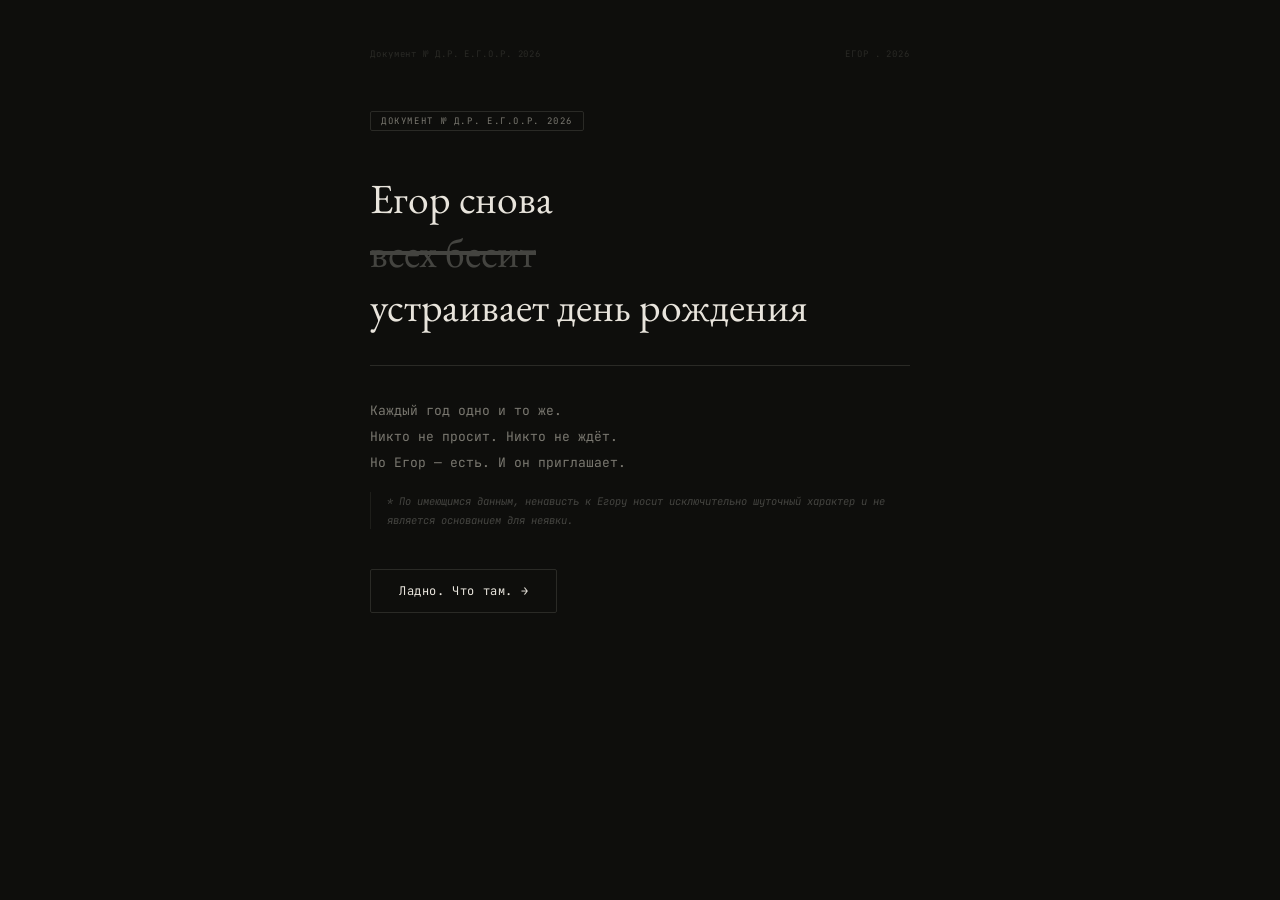
<file: index.html>
<!DOCTYPE html>
<html lang="ru">
<head>
  <meta charset="UTF-8">
  <meta name="viewport" content="width=device-width, initial-scale=1.0">
  <title>Документ № Д.Р. Е.Г.О.Р. 2026</title>
  <style>
    @import url('https://fonts.googleapis.com/css2?family=EB+Garamond:ital,wght@0,400;0,500;1,400&family=JetBrains+Mono:wght@300;400;500&display=swap');

    *, *::before, *::after { box-sizing: border-box; margin: 0; padding: 0; }

    :root {
      --bg: #0e0e0c;
      --text: #e8e4dc;
      --muted: #7a7870;
      --faint: #444440;
      --border: #2a2a26;
      --border-light: #1e1e1a;
      --serif: 'EB Garamond', Georgia, serif;
      --mono: 'JetBrains Mono', 'Courier New', monospace;
    }

    html { font-size: 16px; scroll-behavior: smooth; }

    body {
      background: var(--bg);
      color: var(--text);
      font-family: var(--mono);
      min-height: 100vh;
      display: flex;
      align-items: flex-start;
      justify-content: center;
      padding: 3rem 1.5rem 5rem;
    }

    #app { width: 100%; max-width: 540px; }

    .screen { display: none; animation: fadeIn 0.35s ease; }
    .screen.active { display: block; }

    @keyframes fadeIn {
      from { opacity: 0; transform: translateY(6px); }
      to   { opacity: 1; transform: translateY(0); }
    }

    .stamp {
      display: inline-block;
      font-size: 9px;
      letter-spacing: 0.18em;
      text-transform: uppercase;
      color: var(--muted);
      border: 0.5px solid var(--border);
      padding: 3px 10px;
      border-radius: 2px;
      margin-bottom: 2.5rem;
    }

    .hero-title {
      font-family: var(--serif);
      font-size: 2.6rem;
      font-weight: 400;
      line-height: 1.3;
      color: var(--text);
      margin-bottom: 1.25rem;
    }

    .cross { text-decoration: line-through; color: var(--faint); }

    .divider { border: none; border-top: 0.5px solid var(--border); margin: 2rem 0; }

    .hero-body { font-size: 13px; color: var(--muted); line-height: 2; margin-bottom: 1rem; }

    .footnote {
      font-size: 10.5px;
      color: var(--faint);
      line-height: 1.75;
      margin-bottom: 2.5rem;
      padding-left: 1rem;
      border-left: 0.5px solid var(--border-light);
      font-style: italic;
    }

    .start-btn {
      font-family: var(--mono);
      font-size: 12px;
      background: transparent;
      border: 0.5px solid var(--border);
      border-radius: 2px;
      padding: 13px 28px;
      color: var(--text);
      cursor: pointer;
      letter-spacing: 0.05em;
      transition: background 0.15s, border-color 0.15s, transform 0.08s;
    }
    .start-btn:hover { background: rgba(232,228,220,0.05); border-color: var(--text); }
    .start-btn:active { transform: scale(0.97); }

    .progress-track { display: flex; gap: 5px; margin-bottom: 2.5rem; }
    .seg { height: 1px; flex: 1; background: var(--border-light); transition: background 0.4s; }
    .seg.done { background: var(--muted); }

    .q-meta { font-size: 10px; letter-spacing: 0.15em; text-transform: uppercase; color: var(--faint); margin-bottom: 1.25rem; }

    .q-text { font-family: var(--serif); font-size: 1.6rem; font-weight: 400; line-height: 1.45; color: var(--text); margin-bottom: 0.6rem; }

    .q-aside { font-size: 11px; color: var(--faint); margin-bottom: 2rem; line-height: 1.7; font-style: italic; }

    .opts { display: flex; flex-direction: column; gap: 8px; }

    .opt {
      font-family: var(--mono);
      background: transparent;
      border: 0.5px solid var(--border-light);
      border-radius: 2px;
      padding: 13px 16px;
      font-size: 12px;
      color: var(--muted);
      cursor: pointer;
      text-align: left;
      line-height: 1.6;
      transition: border-color 0.12s, color 0.12s, background 0.12s;
    }
    .opt:hover { border-color: var(--border); color: var(--text); background: rgba(232,228,220,0.03); }
    .opt.selected { border-color: var(--muted); color: var(--text); }

    .invite-pre { font-size: 10px; letter-spacing: 0.15em; text-transform: uppercase; color: var(--faint); margin-bottom: 2rem; }

    .invite-title { font-family: var(--serif); font-size: 2rem; font-weight: 400; line-height: 1.4; color: var(--text); margin-bottom: 1.25rem; }

    .invite-body { font-size: 13px; color: var(--muted); line-height: 2; margin-bottom: 1.75rem; }

    .invite-block { border: 0.5px solid var(--border); border-radius: 2px; padding: 1.25rem 1.5rem; margin-bottom: 1.5rem; }

    .invite-row {
      display: flex;
      justify-content: space-between;
      align-items: baseline;
      font-size: 11.5px;
      padding: 6px 0;
      border-bottom: 0.5px solid var(--border-light);
      gap: 1rem;
    }
    .invite-row:last-child { border-bottom: none; }
    .invite-row .lbl { color: var(--faint); white-space: nowrap; }
    .invite-row .val { color: var(--text); font-weight: 500; text-align: right; }

    .small-note { font-size: 10.5px; color: var(--faint); line-height: 1.85; margin-bottom: 2rem; font-style: italic; }

    .reset-btn {
      font-family: var(--mono);
      background: transparent;
      border: none;
      font-size: 11px;
      color: var(--faint);
      cursor: pointer;
      text-decoration: underline;
      text-underline-offset: 3px;
      padding: 0;
    }
    .reset-btn:hover { color: var(--muted); }

    .tg-btn {
      display: inline-block;
      font-family: var(--mono);
      font-size: 12px;
      color: var(--text);
      border: 0.5px solid var(--border);
      border-radius: 2px;
      padding: 12px 24px;
      text-decoration: none;
      letter-spacing: 0.05em;
      margin-bottom: 1.25rem;
      transition: background 0.15s, border-color 0.15s;
    }
    .tg-btn:hover { background: rgba(232,228,220,0.05); border-color: var(--muted); }

    .corner-mark {
      font-size: 9px;
      color: var(--border);
      letter-spacing: 0.1em;
      margin-bottom: 3rem;
      display: flex;
      justify-content: space-between;
    }

    @media (max-width: 480px) {
      body { padding: 2rem 1.25rem 4rem; }
      .hero-title { font-size: 1.9rem; }
      .invite-title { font-size: 1.55rem; }
      .q-text { font-size: 1.35rem; }
    }
  </style>
</head>
<body>
<div id="app">

  <div class="screen active" id="s-hero">
    <div class="corner-mark">
      <span>Документ № Д.Р. Е.Г.О.Р. 2026</span>
      <span>ЕГОР . 2026</span>
    </div>
    <div class="stamp">Документ № Д.Р. Е.Г.О.Р. 2026</div>
    <div class="hero-title">
      Егор снова<br>
      <span class="cross">всех бесит</span><br>
      устраивает день рождения
    </div>
    <hr class="divider">
    <div class="hero-body">
      Каждый год одно и то же.<br>
      Никто не просит. Никто не ждёт.<br>
      Но Егор — есть. И он приглашает.
    </div>
    <div class="footnote">
      * По имеющимся данным, ненависть к Егору носит исключительно
      шуточный характер и не является основанием для неявки.
    </div>
    <button class="start-btn" onclick="go('s-q1')">Ладно. Что там. →</button>
  </div>

  <div class="screen" id="s-q1">
    <div class="progress-track">
      <div class="seg done"></div>
      <div class="seg"></div>
      <div class="seg"></div>
      <div class="seg"></div>
      <div class="seg"></div>
    </div>
    <div class="q-meta">Проверка лояльности — 1 / 5</div>
    <div class="q-text">Вы знаете, что такое день рождения Егора?</div>
    <div class="q-aside">Это ежегодное событие, которое происходит даже когда никто не готов.</div>
    <div class="opts">
      <button class="opt" onclick="pick(this,'s-q2')">Да. К сожалению, знаю из опыта.</button>
      <button class="opt" onclick="pick(this,'s-q2')">Смутно припоминаю. Там был торт и Егор.</button>
      <button class="opt" onclick="pick(this,'s-q2')">Первый раз слышу. Звучит как угроза.</button>
    </div>
  </div>

  <div class="screen" id="s-q2">
    <div class="progress-track">
      <div class="seg done"></div>
      <div class="seg done"></div>
      <div class="seg"></div>
      <div class="seg"></div>
      <div class="seg"></div>
    </div>
    <div class="q-meta">Проверка лояльности — 2 / 5</div>
    <div class="q-text">Почему Егор продолжает с вами общаться?</div>
    <div class="q-aside">Серьёзный вопрос. Учёные до сих пор изучают.</div>
    <div class="opts">
      <button class="opt" onclick="pick(this,'s-q3')">Потому что он странный — и мы это ценим.</button>
      <button class="opt" onclick="pick(this,'s-q3')">Он не в курсе, что можно остановиться.</button>
      <button class="opt" onclick="pick(this,'s-q3')">Видимо, мы всё-таки не так ужасны.</button>
    </div>
  </div>

  <div class="screen" id="s-q3">
    <div class="progress-track">
      <div class="seg done"></div>
      <div class="seg done"></div>
      <div class="seg done"></div>
      <div class="seg"></div>
      <div class="seg"></div>
    </div>
    <div class="q-meta">Проверка лояльности — 3 / 5</div>
    <div class="q-text">Что вы скажете Егору в день рождения?</div>
    <div class="q-aside">Выбирайте тщательно. Он запомнит.</div>
    <div class="opts">
      <button class="opt" onclick="pick(this,'s-q4')">"С днём рождения, ненавижу тебя" — и обнять.</button>
      <button class="opt" onclick="pick(this,'s-q4')">"Я пришёл только ради еды" — и остаться до конца.</button>
      <button class="opt" onclick="pick(this,'s-q4')">"Опять ты" — с улыбкой.</button>
    </div>
  </div>

  <div class="screen" id="s-q4">
    <div class="progress-track">
      <div class="seg done"></div>
      <div class="seg done"></div>
      <div class="seg done"></div>
      <div class="seg done"></div>
      <div class="seg"></div>
    </div>
    <div class="q-meta">Проверка лояльности — 4 / 5</div>
    <div class="q-text">Есть ли у вас одежда, которую стыдно надевать?</div>
    <div class="q-aside">Это уже не вопрос. Это подсказка.</div>
    <div class="opts">
      <button class="opt" onclick="pick(this,'s-q5')">Да. Висит. Страдает. Ждёт.</button>
      <button class="opt" onclick="pick(this,'s-q5')">Несколько штук. Егор, ты пидорас.</button>
      <button class="opt" onclick="pick(this,'s-q5')">Куплю. Повод явно того стоит.</button>
    </div>
  </div>

  <div class="screen" id="s-q5">
    <div class="progress-track">
      <div class="seg done"></div>
      <div class="seg done"></div>
      <div class="seg done"></div>
      <div class="seg done"></div>
      <div class="seg done"></div>
    </div>
    <div class="q-meta">Проверка лояльности — 5 / 5</div>
    <div class="q-text">Что вы планируете подарить Егору?</div>
    <div class="q-aside">Выбирайте честно. Он потом всё равно узнает.</div>
    <div class="opts">
      <button class="opt" onclick="pick(this,'s-invite')">Что-то со смыслом. Уже придумал.</button>
      <button class="opt" onclick="pick(this,'s-invite')">Деньги. Честно и эффективно.</button>
      <button class="opt" onclick="pick(this,'s-invite')">Своё присутствие. Это и есть подарок.</button>
    </div>
  </div>

  <div class="screen" id="s-invite">
    <div class="invite-pre">// Поздравляем. Вы прошли проверку.</div>
    <div class="invite-title">
      Егор всё равно вас любит.<br>
      И зовёт на день рождения.
    </div>
    <div class="invite-body">
      Несмотря ни на что.<br>
      Несмотря на всё.<br>
      Он зовёт — и это, честно говоря,<br>
      многое о нём говорит.
    </div>
    <div class="invite-block">
      <div class="invite-row">
        <span class="lbl">Мероприятие</span>
        <span class="val">День рождения Егора</span>
      </div>
      <div class="invite-row">
        <span class="lbl">Дата</span>
        <span class="val">С вечера 20.06 по утро 21.06</span>
      </div>
      <div class="invite-row">
        <span class="lbl">Место</span>
        <span class="val">Московская область, дом</span>
      </div>
      <div class="invite-row">
        <span class="lbl">Дресс-код</span>
        <span class="val">Шлюший артхаос</span>
      </div>
      <div class="invite-row">
        <span class="lbl">Явка</span>
        <span class="val">Обязательна *</span>
      </div>
    </div>
    <div class="small-note">
      * Неявка будет расценена как подтверждение того,
      что вы действительно его ненавидите.<br>
      Шутка. Но приходите. Пж.
    </div>
    <a href="https://t.me/+ceEUrFdlbf03OGVi" target="_blank" class="tg-btn">Вступить в беседу →</a>
    <button class="reset-btn" onclick="reset()">← пройти снова</button>
  </div>

</div>
<script>
  function go(id) {
    document.querySelectorAll('.screen').forEach(s => s.classList.remove('active'));
    document.getElementById(id).classList.add('active');
    window.scrollTo({ top: 0, behavior: 'smooth' });
  }
  function pick(btn, next) {
    btn.parentElement.querySelectorAll('.opt').forEach(o => o.classList.remove('selected'));
    btn.classList.add('selected');
    setTimeout(() => go(next), 280);
  }
  function reset() {
    document.querySelectorAll('.opt').forEach(o => o.classList.remove('selected'));
    go('s-hero');
  }
</script>
</body>
</html>
</file>
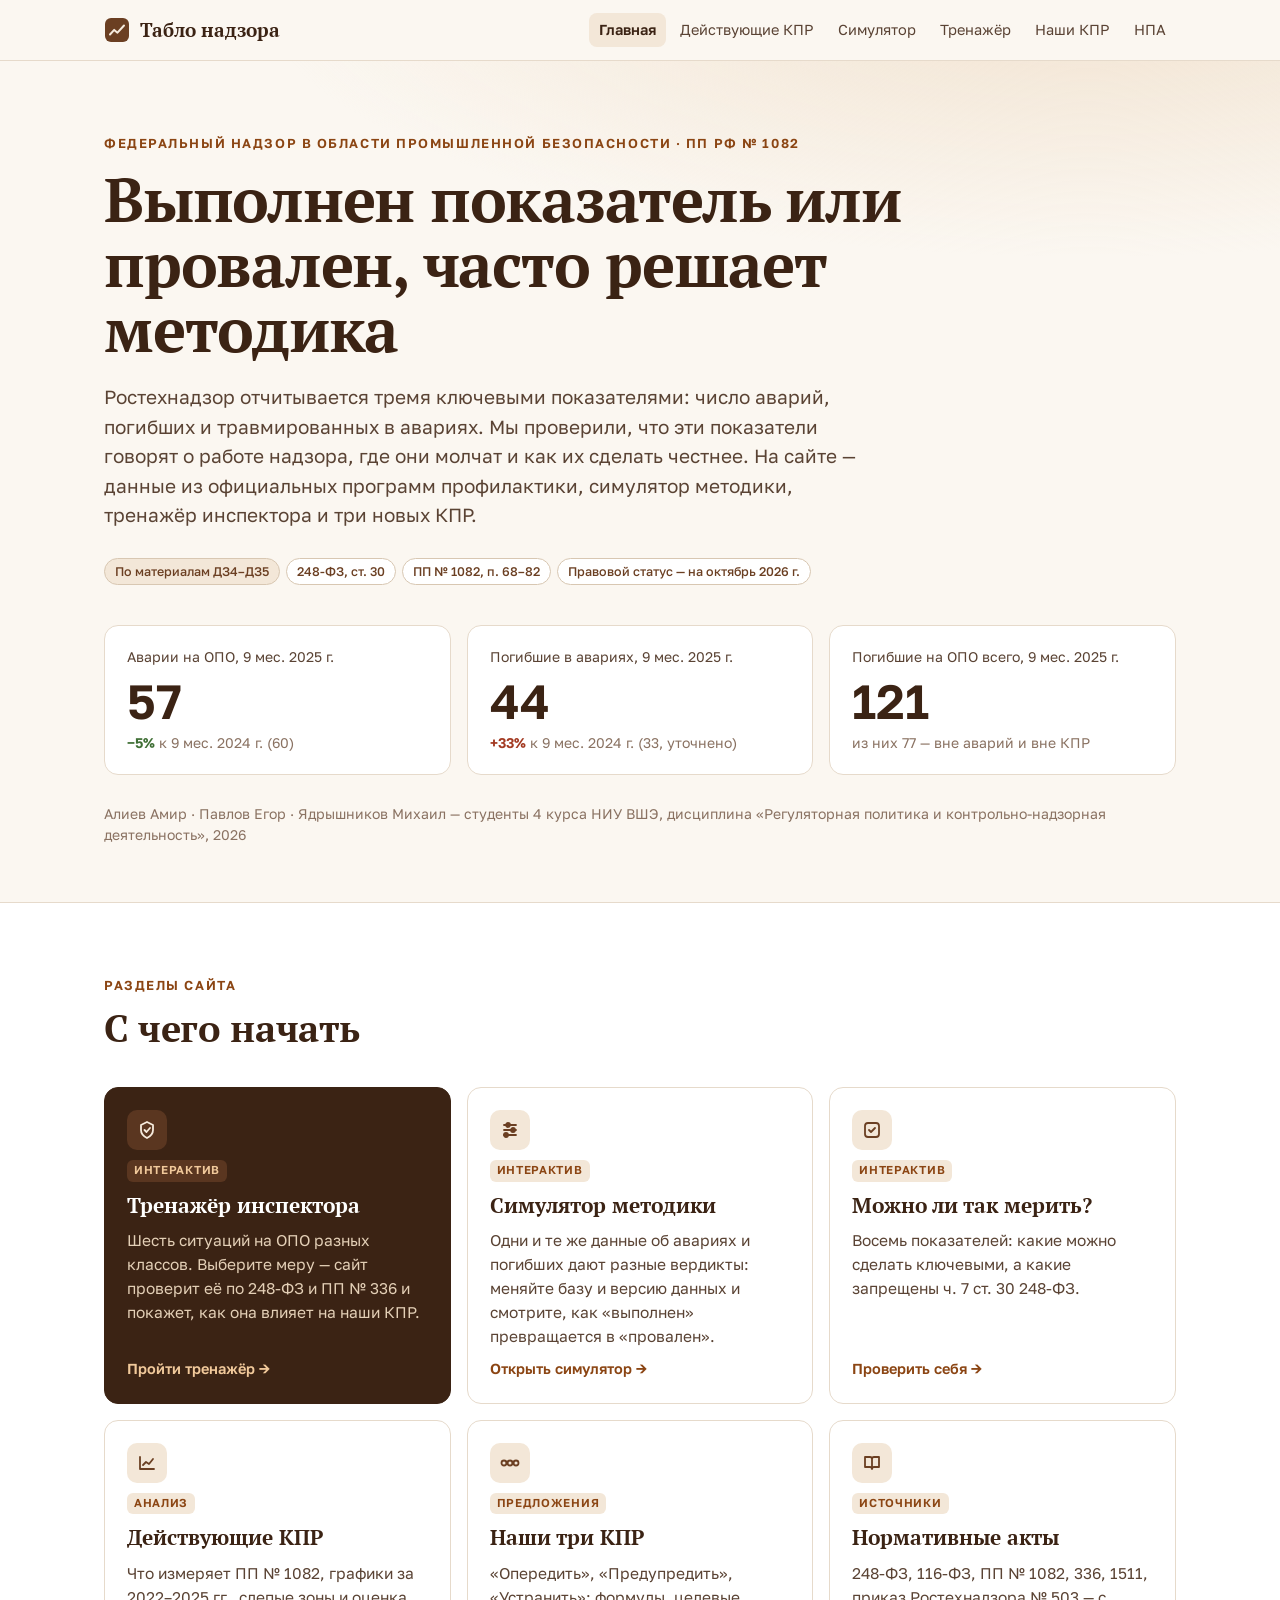
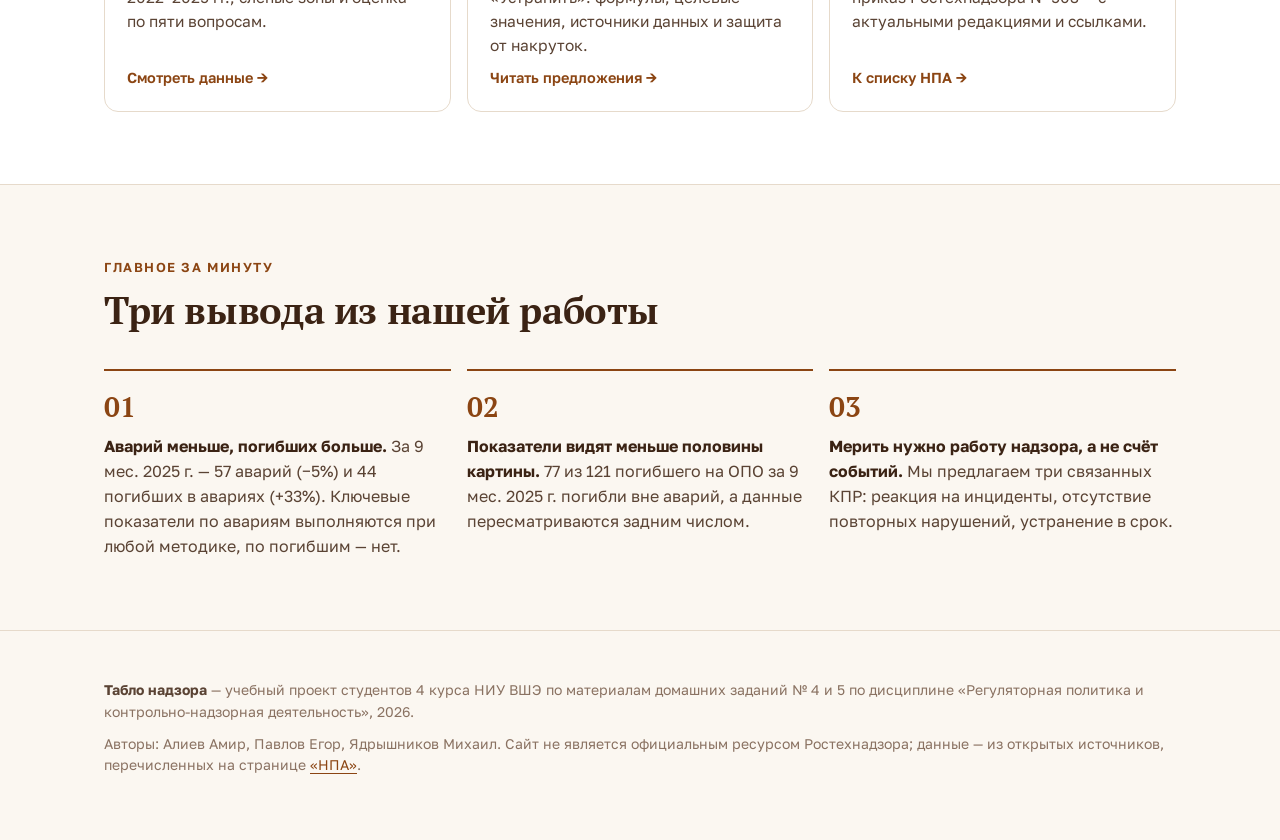
<file: tablo-nadzora/index.html>
<!doctype html>
<html lang="ru">
<head>
<meta charset="utf-8">
<meta name="viewport" content="width=device-width, initial-scale=1">
<title>Табло надзора</title>
<meta name="description" content="Интерактивная оценка ключевых показателей федерального надзора в области промышленной безопасности (ПП РФ № 1082).">
<meta name="color-scheme" content="light">
<link rel="preconnect" href="https://fonts.googleapis.com">
<link rel="preconnect" href="https://fonts.gstatic.com" crossorigin>
<link href="https://fonts.googleapis.com/css2?family=Golos+Text:wght@400;500;600;700&family=PT+Serif:wght@400;700&display=swap" rel="stylesheet">
<link rel="stylesheet" href="assets/style.css">
</head>
<body>
<header class="top">
  <div class="wrap">
    <a class="brand" href="index.html" aria-label="Табло надзора — на главную">
      <svg width="26" height="26" viewBox="0 0 26 26" aria-hidden="true"><rect x="1" y="1" width="24" height="24" rx="6" fill="#6B3F22"/><path d="M6 17.5l4.2-4.6 3.3 2.8L20 8.5" fill="none" stroke="#F6EBDD" stroke-width="2" stroke-linecap="round" stroke-linejoin="round"/></svg>
      Табло надзора
    </a>
    <nav class="sections" aria-label="Страницы сайта"><a href="index.html" aria-current="page">Главная</a><a href="pokazateli.html">Действующие КПР</a><a href="simulyator.html">Симулятор</a><a href="trenazher.html">Тренажёр</a><a href="predlozheniya.html">Наши КПР</a><a href="npa.html">НПА</a></nav>
  </div>
</header>
<main id="top">
<section class="hero">
  <div class="wrap">
    <div class="eyebrow">Федеральный надзор в области промышленной безопасности · ПП РФ № 1082</div>
    <h1>Выполнен показатель или провален, часто решает методика</h1>
    <p class="lead">Ростехнадзор отчитывается тремя ключевыми показателями: число аварий, погибших и травмированных в авариях. Мы проверили, что эти показатели говорят о работе надзора, где они молчат и как их сделать честнее. На сайте — данные из официальных программ профилактики, симулятор методики, тренажёр инспектора и три новых КПР.</p>
    <div class="chips">
      <span class="chip">По материалам ДЗ4–ДЗ5</span>
      <span class="chip ref">248-ФЗ, ст. 30</span>
      <span class="chip ref">ПП № 1082, п. 68–82</span>
      <span class="chip ref">Правовой статус — на октябрь 2026 г.</span>
    </div>

    <div class="tiles" role="list">
      <div class="tile" role="listitem">
        <div class="lbl">Аварии на ОПО, 9 мес. 2025 г.</div>
        <div class="val">57</div>
        <div class="delta"><span class="down-good">−5%</span> к 9 мес. 2024 г. (60)</div>
      </div>
      <div class="tile" role="listitem">
        <div class="lbl">Погибшие в авариях, 9 мес. 2025 г.</div>
        <div class="val">44</div>
        <div class="delta"><span class="up-bad">+33%</span> к 9 мес. 2024 г. (33, уточнено)</div>
      </div>
      <div class="tile" role="listitem">
        <div class="lbl">Погибшие на ОПО всего, 9 мес. 2025 г.</div>
        <div class="val">121</div>
        <div class="delta">из них 77 — вне аварий и вне КПР</div>
      </div>
    </div>
    <p class="byline">Алиев Амир · Павлов Егор · Ядрышников Михаил — студенты 4 курса НИУ ВШЭ, дисциплина «Регуляторная политика и контрольно-надзорная деятельность», 2026</p>
  </div>
</section>
<section class="block alt">
  <div class="wrap">
    <div class="sec-head"><div class="eyebrow">Разделы сайта</div><h2>С чего начать</h2></div>
    <div class="pages">
<a class="pcard feature" href="trenazher.html"><div class="ic"><svg width="20" height="20" viewBox="0 0 20 20" fill="none" stroke="currentColor" stroke-width="1.8" stroke-linecap="round" stroke-linejoin="round" aria-hidden="true"><path d="M10 2l6 3v5c0 4-3 6.5-6 8-3-1.5-6-4-6-8V5z"/><path d="M7.5 10l2 2 3.5-4"/></svg></div><span class="tag">Интерактив</span><h3>Тренажёр инспектора</h3><p>Шесть ситуаций на ОПО разных классов. Выберите меру — сайт проверит её по 248-ФЗ и ПП № 336 и покажет, как она влияет на наши КПР.</p><span class="go">Пройти тренажёр →</span></a>
<a class="pcard" href="simulyator.html"><div class="ic"><svg width="20" height="20" viewBox="0 0 20 20" fill="none" stroke="currentColor" stroke-width="1.8" stroke-linecap="round" aria-hidden="true"><path d="M4 5h12M4 10h12M4 15h12"/><circle cx="8" cy="5" r="2" fill="currentColor"/><circle cx="13" cy="10" r="2" fill="currentColor"/><circle cx="6" cy="15" r="2" fill="currentColor"/></svg></div><span class="tag">Интерактив</span><h3>Симулятор методики</h3><p>Одни и те же данные об авариях и погибших дают разные вердикты: меняйте базу и версию данных и смотрите, как «выполнен» превращается в «провален».</p><span class="go">Открыть симулятор →</span></a>
<a class="pcard" href="predlozheniya.html#quiz-sec"><div class="ic"><svg width="20" height="20" viewBox="0 0 20 20" fill="none" stroke="currentColor" stroke-width="1.8" stroke-linecap="round" stroke-linejoin="round" aria-hidden="true"><rect x="3" y="3" width="14" height="14" rx="3"/><path d="M7 10l2 2 4-4"/></svg></div><span class="tag">Интерактив</span><h3>Можно ли так мерить?</h3><p>Восемь показателей: какие можно сделать ключевыми, а какие запрещены ч. 7 ст. 30 248-ФЗ.</p><span class="go">Проверить себя →</span></a>
<a class="pcard" href="pokazateli.html"><div class="ic"><svg width="20" height="20" viewBox="0 0 20 20" fill="none" stroke="currentColor" stroke-width="1.8" stroke-linecap="round" stroke-linejoin="round" aria-hidden="true"><path d="M3 16V4M3 16h14M6 12l3-3 3 2 4-5"/></svg></div><span class="tag">Анализ</span><h3>Действующие КПР</h3><p>Что измеряет ПП № 1082, графики за 2022–2025 гг., слепые зоны и оценка по пяти вопросам.</p><span class="go">Смотреть данные →</span></a>
<a class="pcard" href="predlozheniya.html"><div class="ic"><svg width="20" height="20" viewBox="0 0 20 20" fill="none" stroke="currentColor" stroke-width="1.8" stroke-linecap="round" aria-hidden="true"><circle cx="4" cy="10" r="2.5"/><circle cx="10" cy="10" r="2.5"/><circle cx="16" cy="10" r="2.5"/><path d="M6.5 10h1M12.5 10h1"/></svg></div><span class="tag">Предложения</span><h3>Наши три КПР</h3><p>«Опередить», «Предупредить», «Устранить»: формулы, целевые значения, источники данных и защита от накруток.</p><span class="go">Читать предложения →</span></a>
<a class="pcard" href="npa.html"><div class="ic"><svg width="20" height="20" viewBox="0 0 20 20" fill="none" stroke="currentColor" stroke-width="1.8" stroke-linejoin="round" aria-hidden="true"><path d="M3 4h5a2 2 0 012 2v10a2 2 0 00-2-2H3zM17 4h-5a2 2 0 00-2 2v10a2 2 0 012-2h5z"/></svg></div><span class="tag">Источники</span><h3>Нормативные акты</h3><p>248-ФЗ, 116-ФЗ, ПП № 1082, 336, 1511, приказ Ростехнадзора № 503 — с актуальными редакциями и ссылками.</p><span class="go">К списку НПА →</span></a>
    </div>
  </div>
</section>
<section class="block">
  <div class="wrap">
    <div class="sec-head"><div class="eyebrow">Главное за минуту</div><h2>Три вывода из нашей работы</h2></div>
    <div class="takeaways">
      <div><b>Аварий меньше, погибших больше.</b> За 9 мес. 2025 г. — 57 аварий (−5%) и 44 погибших в авариях (+33%). Ключевые показатели по авариям выполняются при любой методике, по погибшим — нет.</div>
      <div><b>Показатели видят меньше половины картины.</b> 77 из 121 погибшего на ОПО за 9 мес. 2025 г. погибли вне аварий, а данные пересматриваются задним числом.</div>
      <div><b>Мерить нужно работу надзора, а не счёт событий.</b> Мы предлагаем три связанных КПР: реакция на инциденты, отсутствие повторных нарушений, устранение в срок.</div>
    </div>
  </div>
</section>
</main>
<footer>
  <div class="wrap">
    <div><b>Табло надзора</b> — учебный проект студентов 4 курса НИУ ВШЭ по материалам домашних заданий № 4 и 5 по дисциплине «Регуляторная политика и контрольно-надзорная деятельность», 2026.</div>
    <div>Авторы: Алиев Амир, Павлов Егор, Ядрышников Михаил. Сайт не является официальным ресурсом Ростехнадзора; данные — из открытых источников, перечисленных на странице <a href="npa.html">«НПА»</a>.</div>
  </div>
</footer>
<script>(function(){var n=document.querySelector('nav.sections'),a=n&&n.querySelector('[aria-current]');if(a&&n.scrollWidth>n.clientWidth)n.scrollLeft=a.offsetLeft-n.offsetLeft-16;})();</script>
</body>
</html>
</file>
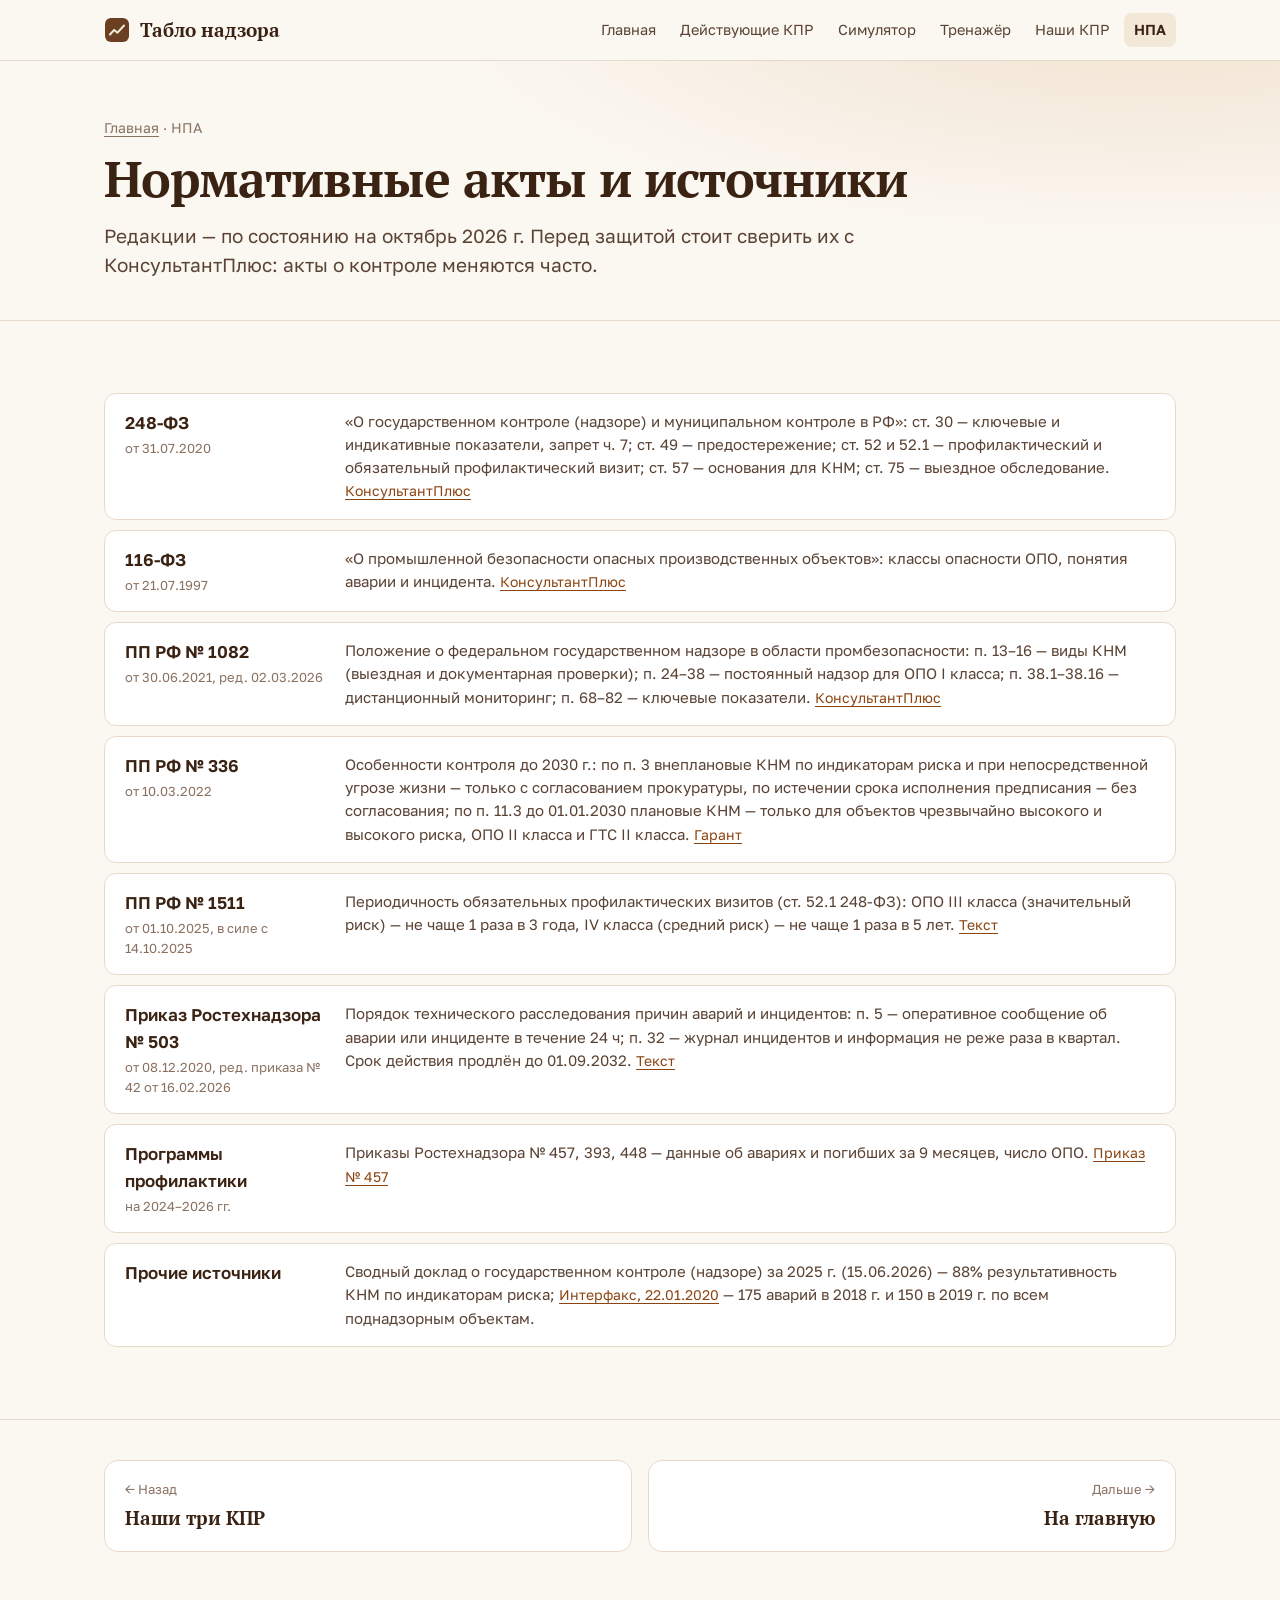
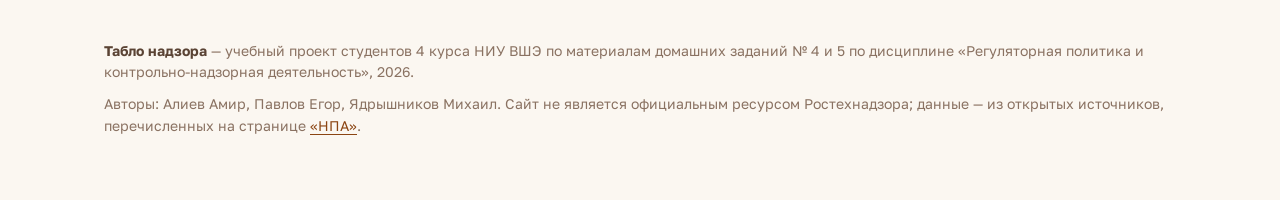
<file: tablo-nadzora/npa.html>
<!doctype html>
<html lang="ru">
<head>
<meta charset="utf-8">
<meta name="viewport" content="width=device-width, initial-scale=1">
<title>НПА и источники — Табло надзора</title>
<meta name="description" content="Нормативные акты и источники данных проекта «Табло надзора».">
<meta name="color-scheme" content="light">
<link rel="preconnect" href="https://fonts.googleapis.com">
<link rel="preconnect" href="https://fonts.gstatic.com" crossorigin>
<link href="https://fonts.googleapis.com/css2?family=Golos+Text:wght@400;500;600;700&family=PT+Serif:wght@400;700&display=swap" rel="stylesheet">
<link rel="stylesheet" href="assets/style.css">
</head>
<body>
<header class="top">
  <div class="wrap">
    <a class="brand" href="index.html" aria-label="Табло надзора — на главную">
      <svg width="26" height="26" viewBox="0 0 26 26" aria-hidden="true"><rect x="1" y="1" width="24" height="24" rx="6" fill="#6B3F22"/><path d="M6 17.5l4.2-4.6 3.3 2.8L20 8.5" fill="none" stroke="#F6EBDD" stroke-width="2" stroke-linecap="round" stroke-linejoin="round"/></svg>
      Табло надзора
    </a>
    <nav class="sections" aria-label="Страницы сайта"><a href="index.html">Главная</a><a href="pokazateli.html">Действующие КПР</a><a href="simulyator.html">Симулятор</a><a href="trenazher.html">Тренажёр</a><a href="predlozheniya.html">Наши КПР</a><a href="npa.html" aria-current="page">НПА</a></nav>
  </div>
</header>
<main id="top">
<section class="page-hero">
  <div class="wrap">
    <div class="crumbs"><a href="index.html">Главная</a> · НПА</div>
    <h1>Нормативные акты и источники</h1>
    <p class="lead">Редакции — по состоянию на октябрь 2026 г. Перед защитой стоит сверить их с КонсультантПлюс: акты о контроле меняются часто.</p>
  </div>
</section><section class="block" id="law">
  <div class="wrap">
    <div class="law-list">
      <div class="law"><div class="ttl">248-ФЗ<small>от 31.07.2020</small></div><div class="txt">«О государственном контроле (надзоре) и муниципальном контроле в РФ»: ст. 30 — ключевые и индикативные показатели, запрет ч. 7; ст. 49 — предостережение; ст. 52 и 52.1 — профилактический и обязательный профилактический визит; ст. 57 — основания для КНМ; ст. 75 — выездное обследование. <a href="https://www.consultant.ru/document/cons_doc_LAW_358750/" target="_blank" rel="noopener">КонсультантПлюс</a></div></div>
      <div class="law"><div class="ttl">116-ФЗ<small>от 21.07.1997</small></div><div class="txt">«О промышленной безопасности опасных производственных объектов»: классы опасности ОПО, понятия аварии и инцидента. <a href="https://www.consultant.ru/document/cons_doc_LAW_15234/" target="_blank" rel="noopener">КонсультантПлюс</a></div></div>
      <div class="law"><div class="ttl">ПП РФ № 1082<small>от 30.06.2021, ред. 02.03.2026</small></div><div class="txt">Положение о федеральном государственном надзоре в области промбезопасности: п. 13–16 — виды КНМ (выездная и документарная проверки); п. 24–38 — постоянный надзор для ОПО I класса; п. 38.1–38.16 — дистанционный мониторинг; п. 68–82 — ключевые показатели. <a href="https://www.consultant.ru/document/cons_doc_LAW_385183/" target="_blank" rel="noopener">КонсультантПлюс</a></div></div>
      <div class="law"><div class="ttl">ПП РФ № 336<small>от 10.03.2022</small></div><div class="txt">Особенности контроля до 2030 г.: по п. 3 внеплановые КНМ по индикаторам риска и при непосредственной угрозе жизни — только с согласованием прокуратуры, по истечении срока исполнения предписания — без согласования; по п. 11.3 до 01.01.2030 плановые КНМ — только для объектов чрезвычайно высокого и высокого риска, ОПО II класса и ГТС II класса. <a href="https://base.garant.ru/403681894/" target="_blank" rel="noopener">Гарант</a></div></div>
      <div class="law"><div class="ttl">ПП РФ № 1511<small>от 01.10.2025, в силе с 14.10.2025</small></div><div class="txt">Периодичность обязательных профилактических визитов (ст. 52.1 248-ФЗ): ОПО III класса (значительный риск) — не чаще 1 раза в 3 года, IV класса (средний риск) — не чаще 1 раза в 5 лет. <a href="https://legalacts.ru/doc/postanovlenie-pravitelstva-rf-ot-01102025-n-1511-o-periodichnosti/" target="_blank" rel="noopener">Текст</a></div></div>
      <div class="law"><div class="ttl">Приказ Ростехнадзора № 503<small>от 08.12.2020, ред. приказа № 42 от 16.02.2026</small></div><div class="txt">Порядок технического расследования причин аварий и инцидентов: п. 5 — оперативное сообщение об аварии или инциденте в течение 24 ч; п. 32 — журнал инцидентов и информация не реже раза в квартал. Срок действия продлён до 01.09.2032. <a href="https://legalacts.ru/doc/prikaz-rostekhnadzora-ot-08122020-n-503-ob-utverzhdenii-porjadka/" target="_blank" rel="noopener">Текст</a></div></div>
      <div class="law"><div class="ttl">Программы профилактики<small>на 2024–2026 гг.</small></div><div class="txt">Приказы Ростехнадзора № 457, 393, 448 — данные об авариях и погибших за 9 месяцев, число ОПО. <a href="https://pravo.ppt.ru/prikaz/rostekhnadzor/n-457-291323" target="_blank" rel="noopener">Приказ № 457</a></div></div>
      <div class="law"><div class="ttl">Прочие источники</div><div class="txt">Сводный доклад о государственном контроле (надзоре) за 2025 г. (15.06.2026) — 88% результативность КНМ по индикаторам риска; <a href="https://www.interfax.ru/business/692202" target="_blank" rel="noopener">Интерфакс, 22.01.2020</a> — 175 аварий в 2018 г. и 150 в 2019 г. по всем поднадзорным объектам.</div></div>
    </div>
  </div>
</section><div class="wrap"><div class="next-page"><a href="predlozheniya.html"><small>← Назад</small><b>Наши три КПР</b></a><a class="fwd" href="index.html"><small>Дальше →</small><b>На главную</b></a></div></div>
</main>
<footer>
  <div class="wrap">
    <div><b>Табло надзора</b> — учебный проект студентов 4 курса НИУ ВШЭ по материалам домашних заданий № 4 и 5 по дисциплине «Регуляторная политика и контрольно-надзорная деятельность», 2026.</div>
    <div>Авторы: Алиев Амир, Павлов Егор, Ядрышников Михаил. Сайт не является официальным ресурсом Ростехнадзора; данные — из открытых источников, перечисленных на странице <a href="npa.html">«НПА»</a>.</div>
  </div>
</footer>
<script>(function(){var n=document.querySelector('nav.sections'),a=n&&n.querySelector('[aria-current]');if(a&&n.scrollWidth>n.clientWidth)n.scrollLeft=a.offsetLeft-n.offsetLeft-16;})();</script>
</body>
</html>
</file>
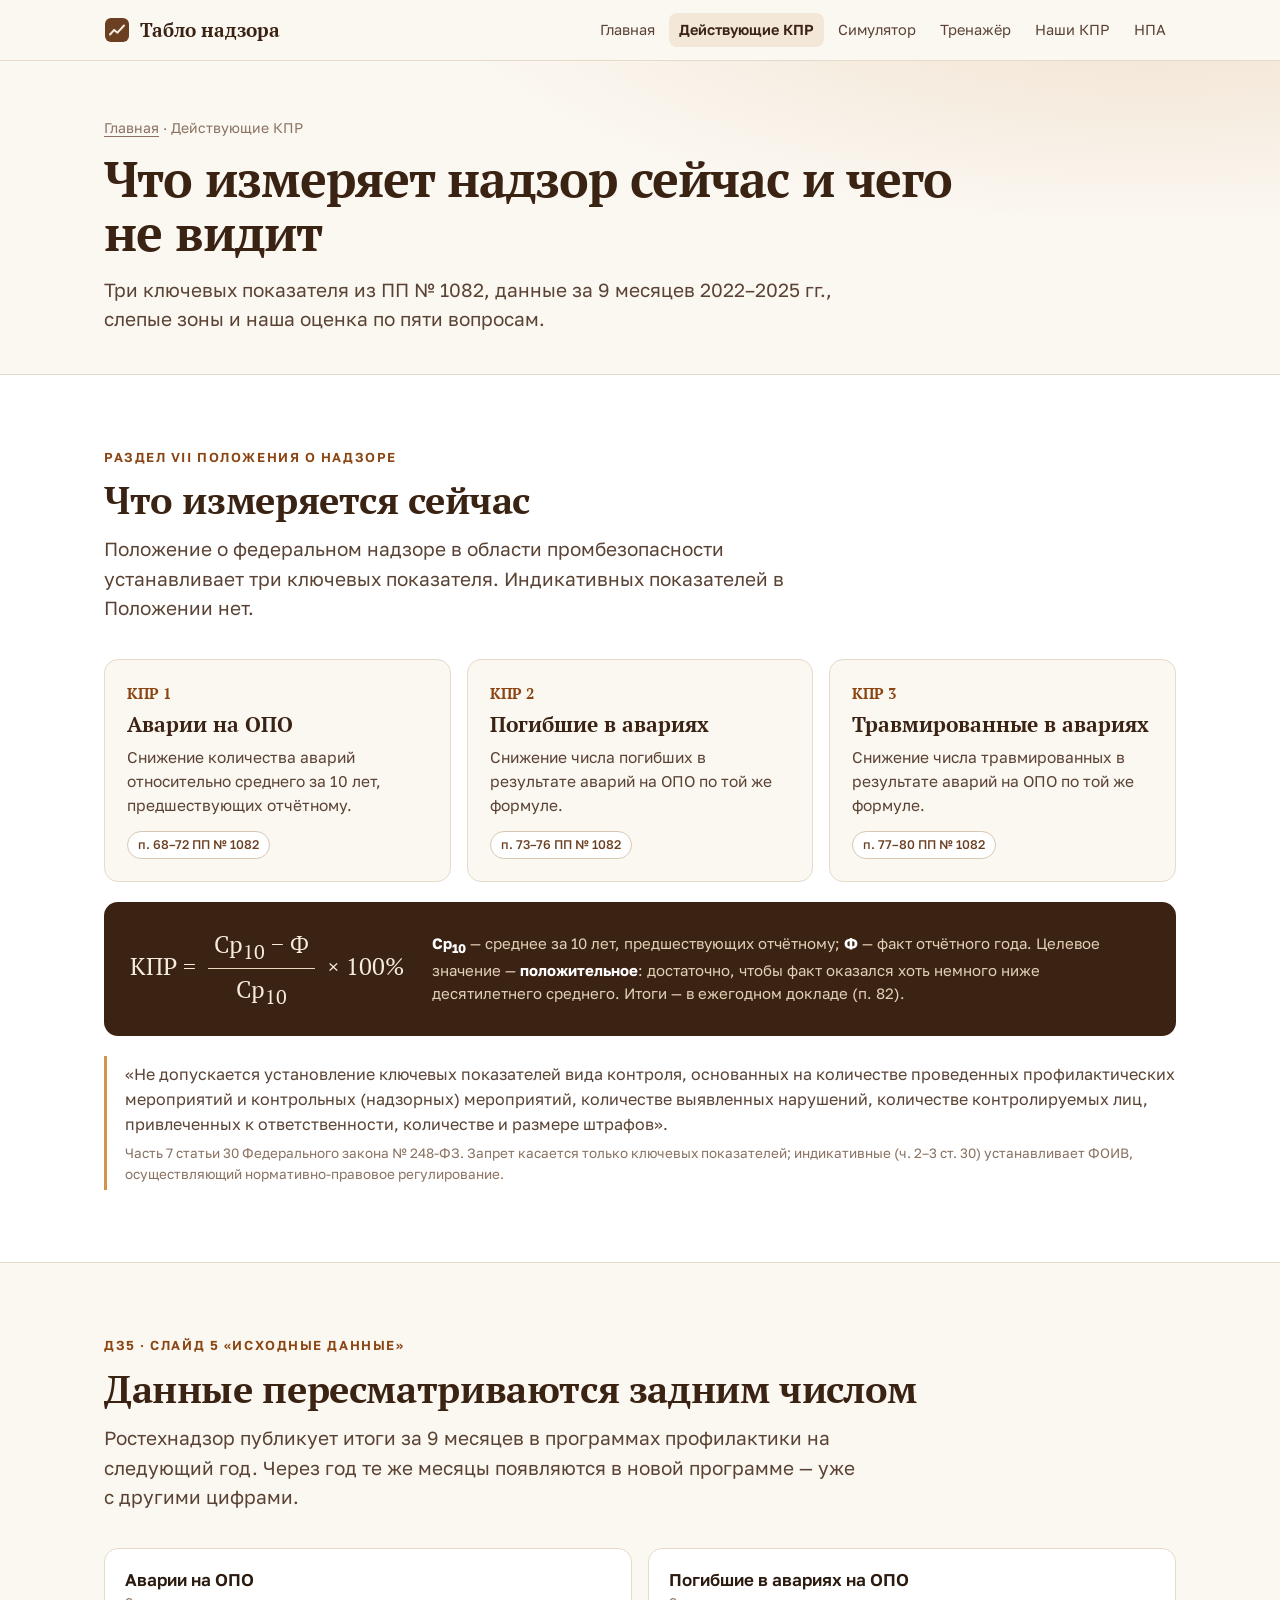
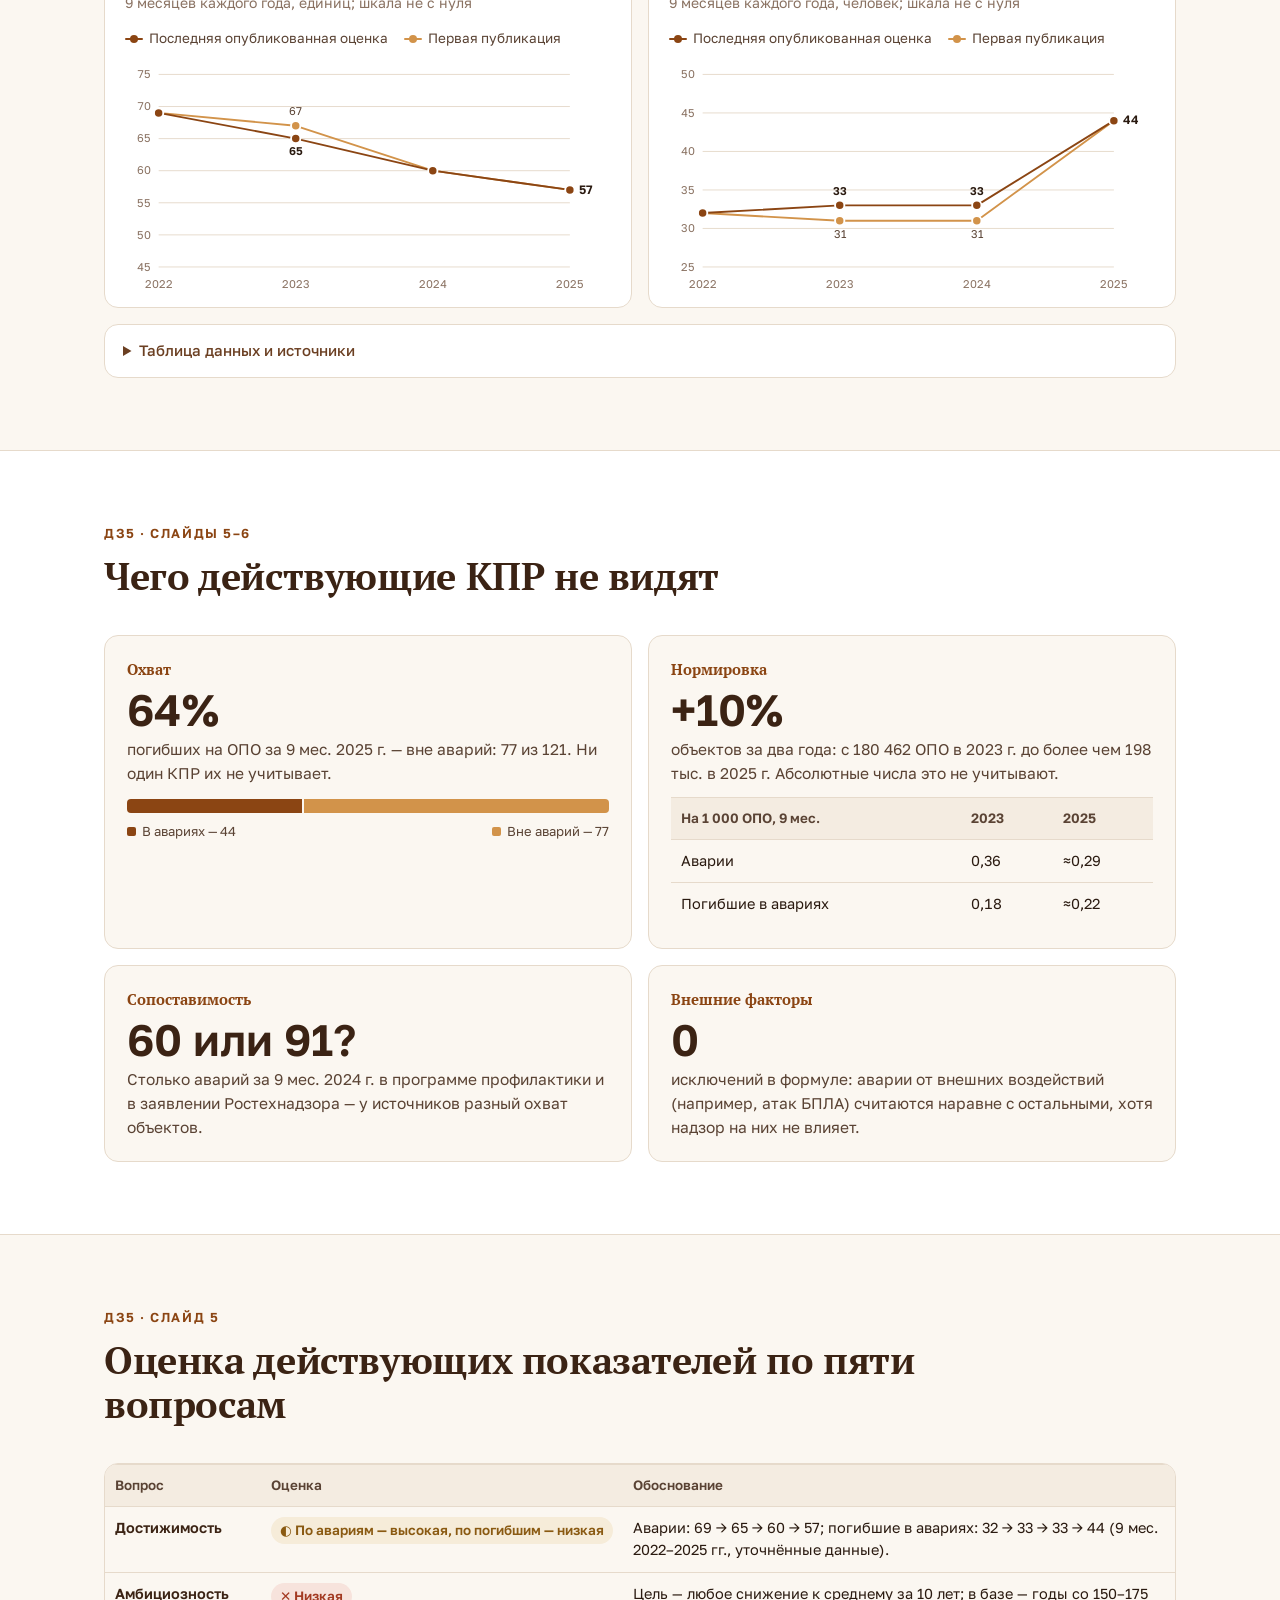
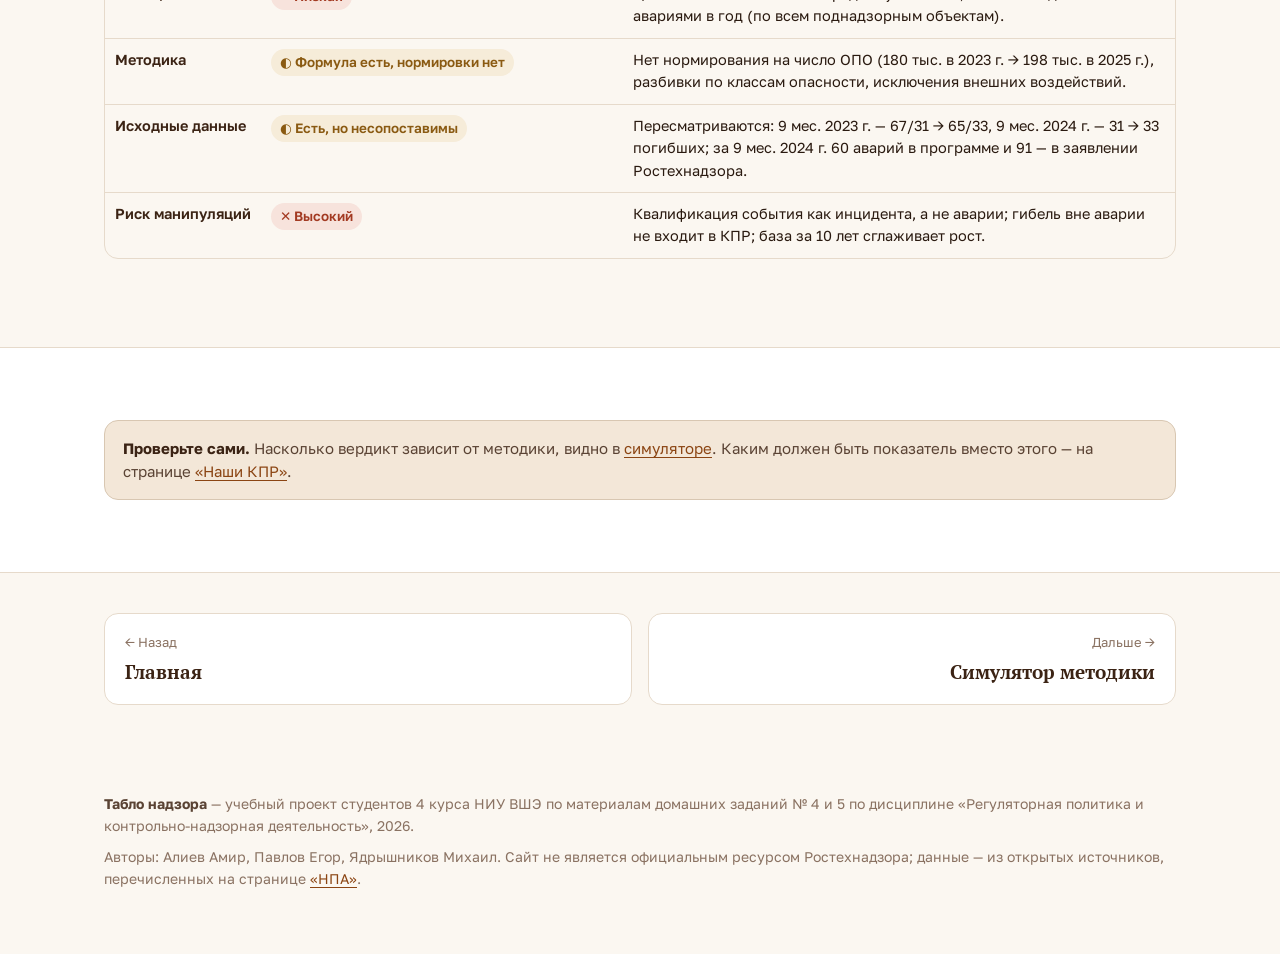
<file: tablo-nadzora/pokazateli.html>
<!doctype html>
<html lang="ru">
<head>
<meta charset="utf-8">
<meta name="viewport" content="width=device-width, initial-scale=1">
<title>Действующие КПР — Табло надзора</title>
<meta name="description" content="Ключевые показатели федерального надзора в области промбезопасности: формула, данные, слепые зоны, оценка.">
<meta name="color-scheme" content="light">
<link rel="preconnect" href="https://fonts.googleapis.com">
<link rel="preconnect" href="https://fonts.gstatic.com" crossorigin>
<link href="https://fonts.googleapis.com/css2?family=Golos+Text:wght@400;500;600;700&family=PT+Serif:wght@400;700&display=swap" rel="stylesheet">
<link rel="stylesheet" href="assets/style.css">
</head>
<body>
<header class="top">
  <div class="wrap">
    <a class="brand" href="index.html" aria-label="Табло надзора — на главную">
      <svg width="26" height="26" viewBox="0 0 26 26" aria-hidden="true"><rect x="1" y="1" width="24" height="24" rx="6" fill="#6B3F22"/><path d="M6 17.5l4.2-4.6 3.3 2.8L20 8.5" fill="none" stroke="#F6EBDD" stroke-width="2" stroke-linecap="round" stroke-linejoin="round"/></svg>
      Табло надзора
    </a>
    <nav class="sections" aria-label="Страницы сайта"><a href="index.html">Главная</a><a href="pokazateli.html" aria-current="page">Действующие КПР</a><a href="simulyator.html">Симулятор</a><a href="trenazher.html">Тренажёр</a><a href="predlozheniya.html">Наши КПР</a><a href="npa.html">НПА</a></nav>
  </div>
</header>
<main id="top">
<section class="page-hero">
  <div class="wrap">
    <div class="crumbs"><a href="index.html">Главная</a> · Действующие КПР</div>
    <h1>Что измеряет надзор сейчас и чего не видит</h1>
    <p class="lead">Три ключевых показателя из ПП № 1082, данные за 9 месяцев 2022–2025 гг., слепые зоны и наша оценка по пяти вопросам.</p>
  </div>
</section><section class="block alt" id="kpr">
  <div class="wrap">
    <div class="sec-head">
      <div class="eyebrow">Раздел VII Положения о надзоре</div>
      <h2>Что измеряется сейчас</h2>
      <p class="lead">Положение о федеральном надзоре в области промбезопасности устанавливает три ключевых показателя. Индикативных показателей в Положении нет.</p>
    </div>
    <div class="grid3">
      <div class="card">
        <div class="num">КПР 1</div>
        <h3>Аварии на ОПО</h3>
        <p>Снижение количества аварий относительно среднего за 10 лет, предшествующих отчётному.</p>
        <div class="chips"><span class="chip ref">п. 68–72 ПП № 1082</span></div>
      </div>
      <div class="card">
        <div class="num">КПР 2</div>
        <h3>Погибшие в авариях</h3>
        <p>Снижение числа погибших в результате аварий на ОПО по той же формуле.</p>
        <div class="chips"><span class="chip ref">п. 73–76 ПП № 1082</span></div>
      </div>
      <div class="card">
        <div class="num">КПР 3</div>
        <h3>Травмированные в авариях</h3>
        <p>Снижение числа травмированных в результате аварий на ОПО по той же формуле.</p>
        <div class="chips"><span class="chip ref">п. 77–80 ПП № 1082</span></div>
      </div>
    </div>

    <div class="formula" role="group" aria-label="Формула ключевых показателей">
      <div class="f">КПР =
        <span class="frac"><span>Ср<sub>10</sub> − Ф</span><span>Ср<sub>10</sub></span></span> × 100%
      </div>
      <div class="note"><b>Ср<sub>10</sub></b> — среднее за 10 лет, предшествующих отчётному; <b>Ф</b> — факт отчётного года. Целевое значение — <b>положительное</b>: достаточно, чтобы факт оказался хоть немного ниже десятилетнего среднего. Итоги — в ежегодном докладе (п. 82).</div>
    </div>

    <div class="quote">«Не допускается установление ключевых показателей вида контроля, основанных на количестве проведенных профилактических мероприятий и контрольных (надзорных) мероприятий, количестве выявленных нарушений, количестве контролируемых лиц, привлеченных к ответственности, количестве и размере штрафов».
      <cite>Часть 7 статьи 30 Федерального закона № 248-ФЗ. Запрет касается только ключевых показателей; индикативные (ч. 2–3 ст. 30) устанавливает ФОИВ, осуществляющий нормативно-правовое регулирование.</cite>
    </div>
  </div>
</section><section class="block" id="data">
  <div class="wrap">
    <div class="sec-head">
      <div class="eyebrow">ДЗ5 · слайд 5 «Исходные данные»</div>
      <h2>Данные пересматриваются задним числом</h2>
      <p class="lead">Ростехнадзор публикует итоги за 9 месяцев в программах профилактики на следующий год. Через год те же месяцы появляются в новой программе — уже с другими цифрами.</p>
    </div>
    <div class="grid2">
      <div class="chart-card">
        <h3>Аварии на ОПО</h3>
        <div class="sub">9 месяцев каждого года, единиц; шкала не с нуля</div>
        <div class="legend"><span><i style="background:var(--s1)"></i>Последняя опубликованная оценка</span><span><i style="background:var(--s2)"></i>Первая публикация</span></div>
        <div class="chart" id="ch-acc"></div>
      </div>
      <div class="chart-card">
        <h3>Погибшие в авариях на ОПО</h3>
        <div class="sub">9 месяцев каждого года, человек; шкала не с нуля</div>
        <div class="legend"><span><i style="background:var(--s1)"></i>Последняя опубликованная оценка</span><span><i style="background:var(--s2)"></i>Первая публикация</span></div>
        <div class="chart" id="ch-dead"></div>
      </div>
    </div>
    <details class="table">
      <summary>Таблица данных и источники</summary>
      <div class="tbl-wrap">
      <table>
        <thead><tr><th>Период</th><th>Аварии: первая публикация</th><th>Аварии: последняя</th><th>Погибшие: первая публикация</th><th>Погибшие: последняя</th><th>Где опубликовано</th></tr></thead>
        <tbody id="data-tbody"></tbody>
      </table>
      </div>
      <p style="font-size:13.5px;color:var(--muted);margin-bottom:16px">Источник: программы профилактики рисков причинения вреда Ростехнадзора на 2024, 2025 и 2026 гг. (приказы № 457, 393, 448). Для 2022 г. и аварий 2024–2025 гг. пересмотров в этих программах мы не нашли — последняя оценка совпадает с первой.</p>
    </details>
  </div>
</section><section class="block alt" id="spots">
  <div class="wrap">
    <div class="sec-head">
      <div class="eyebrow">ДЗ5 · слайды 5–6</div>
      <h2>Чего действующие КПР не видят</h2>
    </div>
    <div class="grid2">
      <div class="card spot">
        <div class="num">Охват</div>
        <div class="big">64%</div>
        <p style="margin-top:0">погибших на ОПО за 9 мес. 2025 г. — вне аварий: 77 из 121. Ни один КПР их не учитывает.</p>
        <div class="stack" role="img" aria-label="44 погибших в авариях, 77 вне аварий">
          <span style="flex:44;background:var(--s1)"></span><span style="flex:77;background:var(--s2)"></span>
        </div>
        <div class="stack-l"><span><i style="background:var(--s1)"></i>В авариях — 44</span><span><i style="background:var(--s2)"></i>Вне аварий — 77</span></div>
      </div>
      <div class="card spot">
        <div class="num">Нормировка</div>
        <div class="big">+10%</div>
        <p style="margin-top:0">объектов за два года: с 180 462 ОПО в 2023 г. до более чем 198 тыс. в 2025 г. Абсолютные числа это не учитывают.</p>
        <div class="tbl-wrap" style="margin:12px 0 0">
        <table>
          <thead><tr><th>На 1 000 ОПО, 9 мес.</th><th>2023</th><th>2025</th></tr></thead>
          <tbody>
            <tr><td>Аварии</td><td class="n">0,36</td><td class="n">≈0,29</td></tr>
            <tr><td>Погибшие в авариях</td><td class="n">0,18</td><td class="n">≈0,22</td></tr>
          </tbody>
        </table>
        </div>
      </div>
      <div class="card spot">
        <div class="num">Сопоставимость</div>
        <div class="big">60 или 91?</div>
        <p style="margin-top:0">Столько аварий за 9 мес. 2024 г. в программе профилактики и в заявлении Ростехнадзора — у источников разный охват объектов.</p>
      </div>
      <div class="card spot">
        <div class="num">Внешние факторы</div>
        <div class="big">0</div>
        <p style="margin-top:0">исключений в формуле: аварии от внешних воздействий (например, атак БПЛА) считаются наравне с остальными, хотя надзор на них не влияет.</p>
      </div>
    </div>
  </div>
</section><section class="block" id="assess">
  <div class="wrap">
    <div class="sec-head">
      <div class="eyebrow">ДЗ5 · слайд 5</div>
      <h2>Оценка действующих показателей по пяти вопросам</h2>
    </div>
    <div class="tbl-wrap" style="background:var(--bg);border:1px solid var(--hair);border-radius:var(--r)">
    <table class="assess">
      <thead><tr><th>Вопрос</th><th>Оценка</th><th>Обоснование</th></tr></thead>
      <tbody>
        <tr><td>Достижимость</td><td><span class="mark mid">◐ По авариям — высокая, по погибшим — низкая</span></td><td>Аварии: 69 → 65 → 60 → 57; погибшие в авариях: 32 → 33 → 33 → 44 (9 мес. 2022–2025 гг., уточнённые данные).</td></tr>
        <tr><td>Амбициозность</td><td><span class="mark fail">✕ Низкая</span></td><td>Цель — любое снижение к среднему за 10 лет; в базе — годы со 150–175 авариями в год (по всем поднадзорным объектам).</td></tr>
        <tr><td>Методика</td><td><span class="mark mid">◐ Формула есть, нормировки нет</span></td><td>Нет нормирования на число ОПО (180 тыс. в 2023 г. → 198 тыс. в 2025 г.), разбивки по классам опасности, исключения внешних воздействий.</td></tr>
        <tr><td>Исходные данные</td><td><span class="mark mid">◐ Есть, но несопоставимы</span></td><td>Пересматриваются: 9 мес. 2023 г. — 67/31 → 65/33, 9 мес. 2024 г. — 31 → 33 погибших; за 9 мес. 2024 г. 60 аварий в программе и 91 — в заявлении Ростехнадзора.</td></tr>
        <tr><td>Риск манипуляций</td><td><span class="mark fail">✕ Высокий</span></td><td>Квалификация события как инцидента, а не аварии; гибель вне аварии не входит в КПР; база за 10 лет сглаживает рост.</td></tr>
      </tbody>
    </table>
    </div>
  </div>
</section>
<section class="block alt"><div class="wrap"><div class="callout" style="margin-top:0"><b>Проверьте сами.</b> Насколько вердикт зависит от методики, видно в <a href="simulyator.html">симуляторе</a>. Каким должен быть показатель вместо этого — на странице <a href="predlozheniya.html">«Наши КПР»</a>.</div></div></section><div class="wrap"><div class="next-page"><a href="index.html"><small>← Назад</small><b>Главная</b></a><a class="fwd" href="simulyator.html"><small>Дальше →</small><b>Симулятор методики</b></a></div></div>
</main>
<footer>
  <div class="wrap">
    <div><b>Табло надзора</b> — учебный проект студентов 4 курса НИУ ВШЭ по материалам домашних заданий № 4 и 5 по дисциплине «Регуляторная политика и контрольно-надзорная деятельность», 2026.</div>
    <div>Авторы: Алиев Амир, Павлов Егор, Ядрышников Михаил. Сайт не является официальным ресурсом Ростехнадзора; данные — из открытых источников, перечисленных на странице <a href="npa.html">«НПА»</a>.</div>
  </div>
</footer>
<script>(function(){var n=document.querySelector('nav.sections'),a=n&&n.querySelector('[aria-current]');if(a&&n.scrollWidth>n.clientWidth)n.scrollLeft=a.offsetLeft-n.offsetLeft-16;})();</script>
<script src="assets/data.js"></script>
<script src="assets/charts.js"></script>
</body>
</html>
</file>
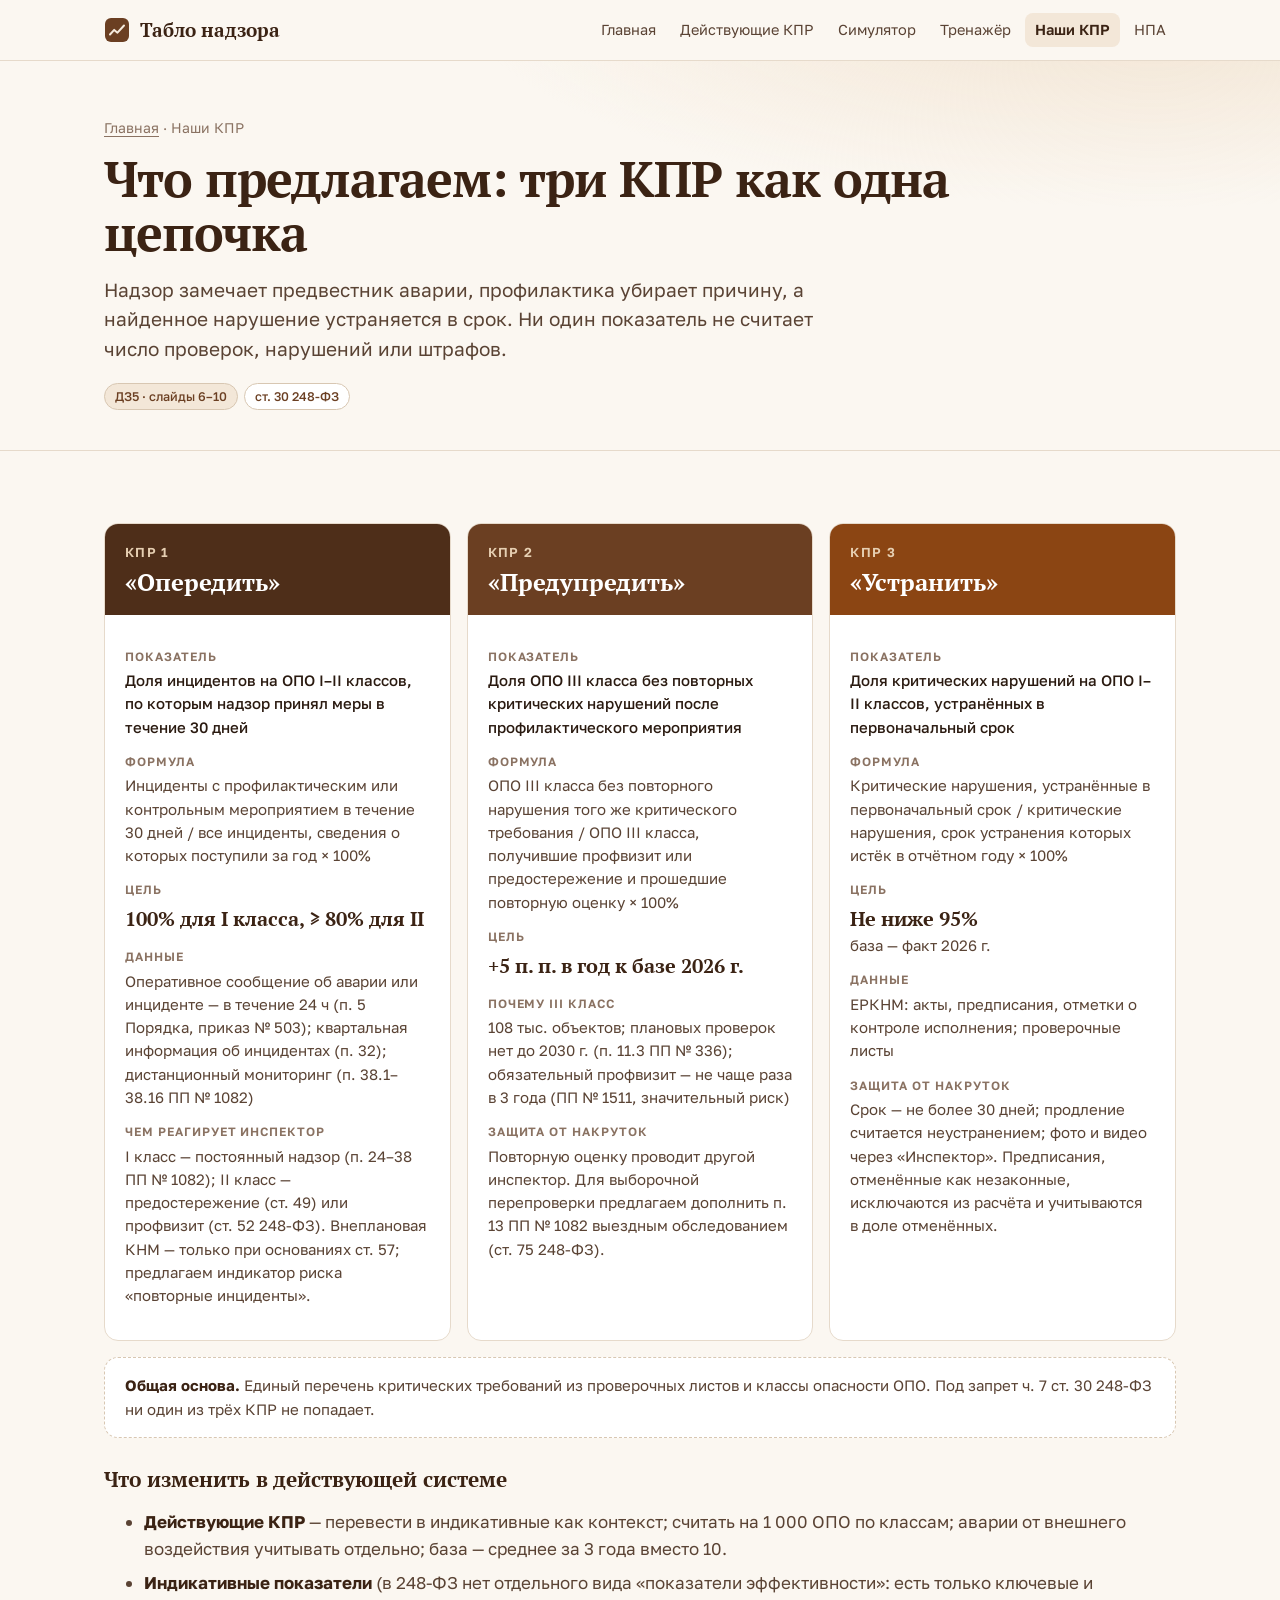
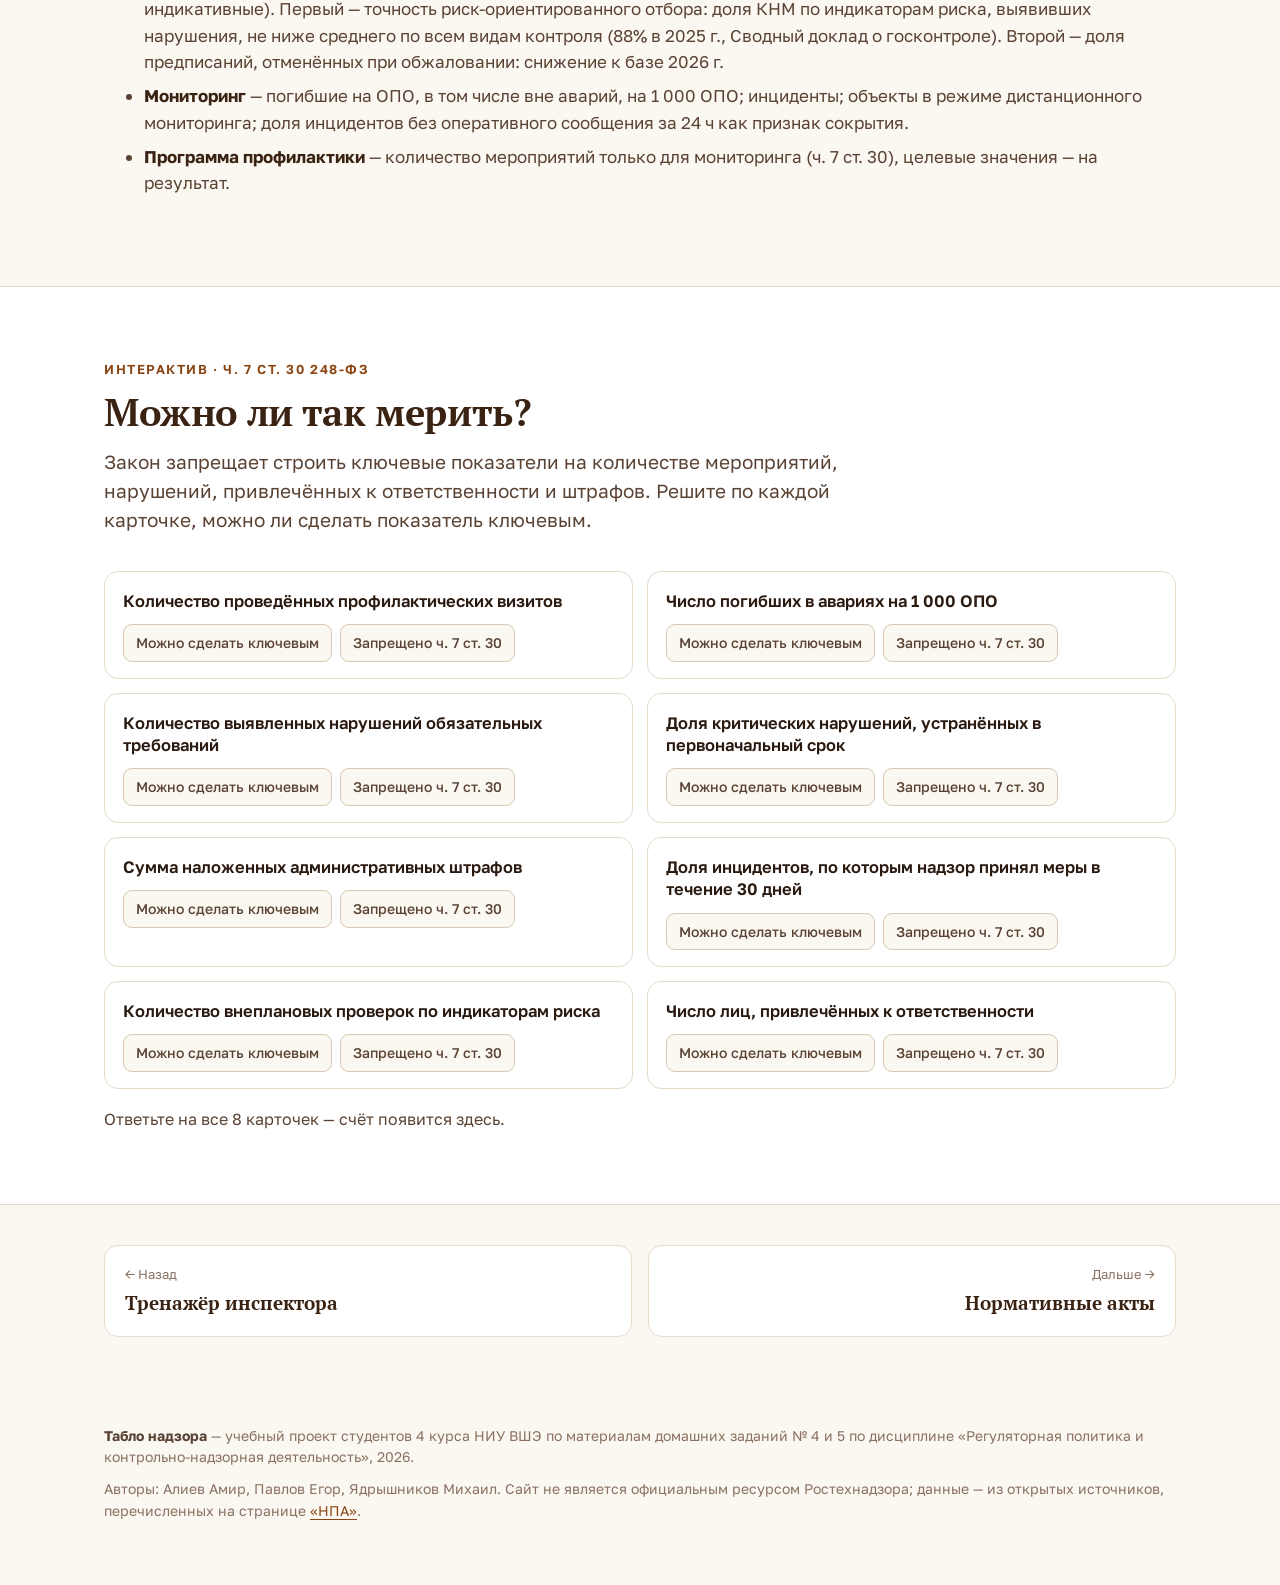
<file: tablo-nadzora/predlozheniya.html>
<!doctype html>
<html lang="ru">
<head>
<meta charset="utf-8">
<meta name="viewport" content="width=device-width, initial-scale=1">
<title>Наши КПР — Табло надзора</title>
<meta name="description" content="Три новых ключевых показателя для надзора в области промбезопасности и интерактивная проверка по ч. 7 ст. 30 248-ФЗ.">
<meta name="color-scheme" content="light">
<link rel="preconnect" href="https://fonts.googleapis.com">
<link rel="preconnect" href="https://fonts.gstatic.com" crossorigin>
<link href="https://fonts.googleapis.com/css2?family=Golos+Text:wght@400;500;600;700&family=PT+Serif:wght@400;700&display=swap" rel="stylesheet">
<link rel="stylesheet" href="assets/style.css">
</head>
<body>
<header class="top">
  <div class="wrap">
    <a class="brand" href="index.html" aria-label="Табло надзора — на главную">
      <svg width="26" height="26" viewBox="0 0 26 26" aria-hidden="true"><rect x="1" y="1" width="24" height="24" rx="6" fill="#6B3F22"/><path d="M6 17.5l4.2-4.6 3.3 2.8L20 8.5" fill="none" stroke="#F6EBDD" stroke-width="2" stroke-linecap="round" stroke-linejoin="round"/></svg>
      Табло надзора
    </a>
    <nav class="sections" aria-label="Страницы сайта"><a href="index.html">Главная</a><a href="pokazateli.html">Действующие КПР</a><a href="simulyator.html">Симулятор</a><a href="trenazher.html">Тренажёр</a><a href="predlozheniya.html" aria-current="page">Наши КПР</a><a href="npa.html">НПА</a></nav>
  </div>
</header>
<main id="top">
<section class="page-hero">
  <div class="wrap">
    <div class="crumbs"><a href="index.html">Главная</a> · Наши КПР</div>
    <h1>Что предлагаем: три КПР как одна цепочка</h1>
    <p class="lead">Надзор замечает предвестник аварии, профилактика убирает причину, а найденное нарушение устраняется в срок. Ни один показатель не считает число проверок, нарушений или штрафов.</p><div class="chips" style="margin-top:20px"><span class="chip">ДЗ5 · слайды 6–10</span><span class="chip ref">ст. 30 248-ФЗ</span></div>
  </div>
</section><section class="block" id="ours">
  <div class="wrap">

    <div class="chain">
      <article class="kpr">
        <div class="hd"><div class="n">КПР 1</div><h3>«Опередить»</h3></div>
        <dl class="bd">
          <div><dt>Показатель</dt><dd class="def">Доля инцидентов на ОПО I–II классов, по которым надзор принял меры в течение 30 дней</dd></div>
          <div><dt>Формула</dt><dd>Инциденты с профилактическим или контрольным мероприятием в течение 30 дней / все инциденты, сведения о которых поступили за год × 100%</dd></div>
          <div><dt>Цель</dt><dd class="target">100% для I класса, ≥ 80% для II</dd></div>
          <div><dt>Данные</dt><dd>Оперативное сообщение об аварии или инциденте — в течение 24 ч (п. 5 Порядка, приказ № 503); квартальная информация об инцидентах (п. 32); дистанционный мониторинг (п. 38.1–38.16 ПП № 1082)</dd></div>
          <div><dt>Чем реагирует инспектор</dt><dd>I класс — постоянный надзор (п. 24–38 ПП № 1082); II класс — предостережение (ст. 49) или профвизит (ст. 52 248-ФЗ). Внеплановая КНМ — только при основаниях ст. 57; предлагаем индикатор риска «повторные инциденты».</dd></div>
        </dl>
      </article>
      <article class="kpr">
        <div class="hd"><div class="n">КПР 2</div><h3>«Предупредить»</h3></div>
        <dl class="bd">
          <div><dt>Показатель</dt><dd class="def">Доля ОПО III класса без повторных критических нарушений после профилактического мероприятия</dd></div>
          <div><dt>Формула</dt><dd>ОПО III класса без повторного нарушения того же критического требования / ОПО III класса, получившие профвизит или предостережение и прошедшие повторную оценку × 100%</dd></div>
          <div><dt>Цель</dt><dd class="target">+5 п. п. в год к базе 2026 г.</dd></div>
          <div><dt>Почему III класс</dt><dd>108 тыс. объектов; плановых проверок нет до 2030 г. (п. 11.3 ПП № 336); обязательный профвизит — не чаще раза в 3 года (ПП № 1511, значительный риск)</dd></div>
          <div><dt>Защита от накруток</dt><dd>Повторную оценку проводит другой инспектор. Для выборочной перепроверки предлагаем дополнить п. 13 ПП № 1082 выездным обследованием (ст. 75 248-ФЗ).</dd></div>
        </dl>
      </article>
      <article class="kpr">
        <div class="hd"><div class="n">КПР 3</div><h3>«Устранить»</h3></div>
        <dl class="bd">
          <div><dt>Показатель</dt><dd class="def">Доля критических нарушений на ОПО I–II классов, устранённых в первоначальный срок</dd></div>
          <div><dt>Формула</dt><dd>Критические нарушения, устранённые в первоначальный срок / критические нарушения, срок устранения которых истёк в отчётном году × 100%</dd></div>
          <div><dt>Цель</dt><dd><span class="target">Не ниже 95%</span><br>база — факт 2026 г.</dd></div>
          <div><dt>Данные</dt><dd>ЕРКНМ: акты, предписания, отметки о контроле исполнения; проверочные листы</dd></div>
          <div><dt>Защита от накруток</dt><dd>Срок — не более 30 дней; продление считается неустранением; фото и видео через «Инспектор». Предписания, отменённые как незаконные, исключаются из расчёта и учитываются в доле отменённых.</dd></div>
        </dl>
      </article>
    </div>

    <div class="basis"><b>Общая основа.</b> Единый перечень критических требований из проверочных листов и классы опасности ОПО. Под запрет ч. 7 ст. 30 248-ФЗ ни один из трёх КПР не попадает.</div>

    <div class="recs">
      <h3>Что изменить в действующей системе</h3>
      <ul>
        <li><b>Действующие КПР</b> — перевести в индикативные как контекст; считать на 1 000 ОПО по классам; аварии от внешнего воздействия учитывать отдельно; база — среднее за 3 года вместо 10.</li>
        <li><b>Индикативные показатели</b> (в 248-ФЗ нет отдельного вида «показатели эффективности»: есть только ключевые и индикативные). Первый — точность риск-ориентированного отбора: доля КНМ по индикаторам риска, выявивших нарушения, не ниже среднего по всем видам контроля (88% в 2025 г., Сводный доклад о госконтроле). Второй — доля предписаний, отменённых при обжаловании: снижение к базе 2026 г.</li>
        <li><b>Мониторинг</b> — погибшие на ОПО, в том числе вне аварий, на 1 000 ОПО; инциденты; объекты в режиме дистанционного мониторинга; доля инцидентов без оперативного сообщения за 24 ч как признак сокрытия.</li>
        <li><b>Программа профилактики</b> — количество мероприятий только для мониторинга (ч. 7 ст. 30), целевые значения — на результат.</li>
      </ul>
    </div>
  </div>
</section>
<section class="block alt" id="quiz-sec" style="scroll-margin-top:70px">
  <div class="wrap">
    <div class="sec-head">
      <div class="eyebrow">Интерактив · ч. 7 ст. 30 248-ФЗ</div>
      <h2>Можно ли так мерить?</h2>
      <p class="lead">Закон запрещает строить ключевые показатели на количестве мероприятий, нарушений, привлечённых к ответственности и штрафов. Решите по каждой карточке, можно ли сделать показатель ключевым.</p>
    </div>
    <div class="quiz" id="quiz"></div>
    <div class="qscore" id="qscore" aria-live="polite"></div>
  </div>
</section><div class="wrap"><div class="next-page"><a href="trenazher.html"><small>← Назад</small><b>Тренажёр инспектора</b></a><a class="fwd" href="npa.html"><small>Дальше →</small><b>Нормативные акты</b></a></div></div>
</main>
<footer>
  <div class="wrap">
    <div><b>Табло надзора</b> — учебный проект студентов 4 курса НИУ ВШЭ по материалам домашних заданий № 4 и 5 по дисциплине «Регуляторная политика и контрольно-надзорная деятельность», 2026.</div>
    <div>Авторы: Алиев Амир, Павлов Егор, Ядрышников Михаил. Сайт не является официальным ресурсом Ростехнадзора; данные — из открытых источников, перечисленных на странице <a href="npa.html">«НПА»</a>.</div>
  </div>
</footer>
<script>(function(){var n=document.querySelector('nav.sections'),a=n&&n.querySelector('[aria-current]');if(a&&n.scrollWidth>n.clientWidth)n.scrollLeft=a.offsetLeft-n.offsetLeft-16;})();</script>
<script src="assets/quiz.js"></script>
</body>
</html>
</file>
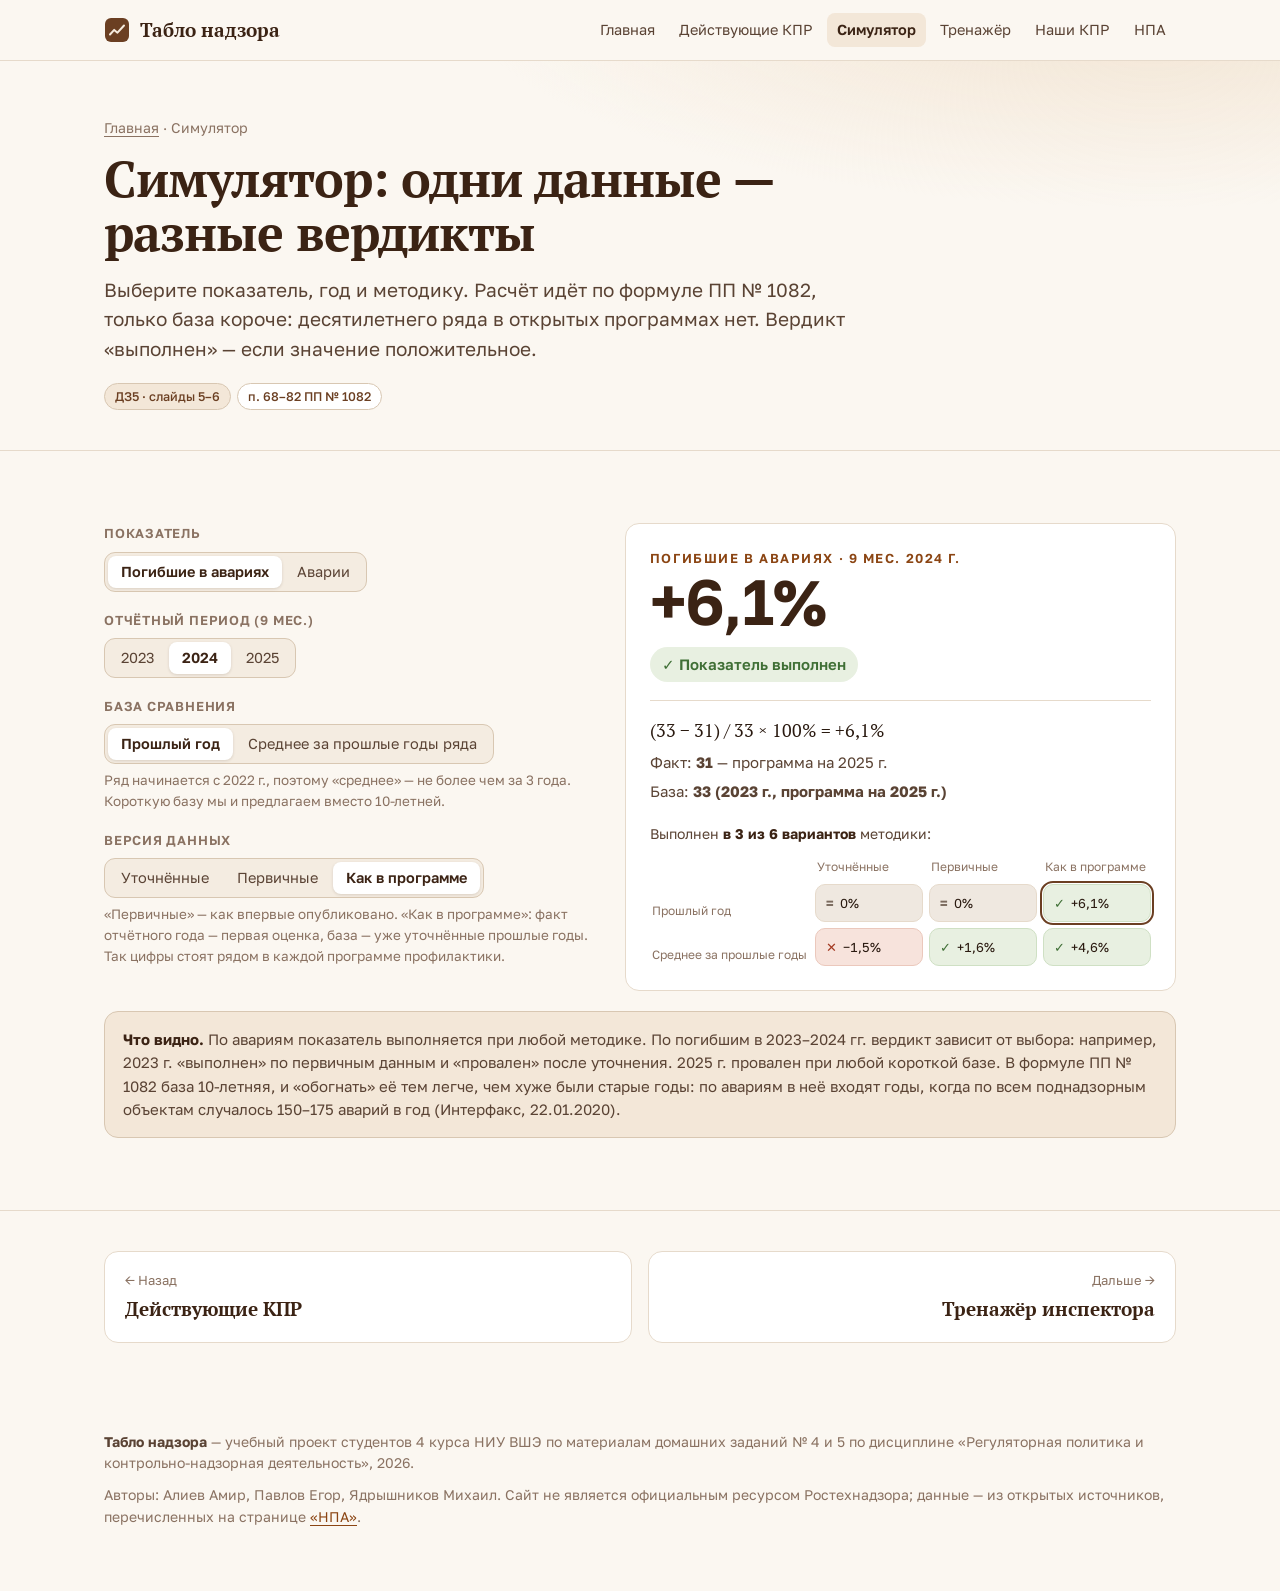
<file: tablo-nadzora/simulyator.html>
<!doctype html>
<html lang="ru">
<head>
<meta charset="utf-8">
<meta name="viewport" content="width=device-width, initial-scale=1">
<title>Симулятор методики — Табло надзора</title>
<meta name="description" content="Как выбор базы и версии данных меняет вердикт по ключевым показателям надзора в области промбезопасности.">
<meta name="color-scheme" content="light">
<link rel="preconnect" href="https://fonts.googleapis.com">
<link rel="preconnect" href="https://fonts.gstatic.com" crossorigin>
<link href="https://fonts.googleapis.com/css2?family=Golos+Text:wght@400;500;600;700&family=PT+Serif:wght@400;700&display=swap" rel="stylesheet">
<link rel="stylesheet" href="assets/style.css">
</head>
<body>
<header class="top">
  <div class="wrap">
    <a class="brand" href="index.html" aria-label="Табло надзора — на главную">
      <svg width="26" height="26" viewBox="0 0 26 26" aria-hidden="true"><rect x="1" y="1" width="24" height="24" rx="6" fill="#6B3F22"/><path d="M6 17.5l4.2-4.6 3.3 2.8L20 8.5" fill="none" stroke="#F6EBDD" stroke-width="2" stroke-linecap="round" stroke-linejoin="round"/></svg>
      Табло надзора
    </a>
    <nav class="sections" aria-label="Страницы сайта"><a href="index.html">Главная</a><a href="pokazateli.html">Действующие КПР</a><a href="simulyator.html" aria-current="page">Симулятор</a><a href="trenazher.html">Тренажёр</a><a href="predlozheniya.html">Наши КПР</a><a href="npa.html">НПА</a></nav>
  </div>
</header>
<main id="top">
<section class="page-hero">
  <div class="wrap">
    <div class="crumbs"><a href="index.html">Главная</a> · Симулятор</div>
    <h1>Симулятор: одни данные — разные вердикты</h1>
    <p class="lead">Выберите показатель, год и методику. Расчёт идёт по формуле ПП № 1082, только база короче: десятилетнего ряда в открытых программах нет. Вердикт «выполнен» — если значение положительное.</p><div class="chips" style="margin-top:20px"><span class="chip">ДЗ5 · слайды 5–6</span><span class="chip ref">п. 68–82 ПП № 1082</span></div>
  </div>
</section><section class="block" id="sim">
  <div class="wrap">

    <div class="sim">
      <div class="controls">
        <div class="ctl">
          <span class="lab" id="l-ind">Показатель</span>
          <div class="seg" role="group" aria-labelledby="l-ind" data-k="ind">
            <button type="button" data-v="dead" aria-pressed="true">Погибшие в авариях</button>
            <button type="button" data-v="acc" aria-pressed="false">Аварии</button>
          </div>
        </div>
        <div class="ctl">
          <span class="lab" id="l-year">Отчётный период (9 мес.)</span>
          <div class="seg" role="group" aria-labelledby="l-year" data-k="year">
            <button type="button" data-v="2023" aria-pressed="false">2023</button>
            <button type="button" data-v="2024" aria-pressed="true">2024</button>
            <button type="button" data-v="2025" aria-pressed="false">2025</button>
          </div>
        </div>
        <div class="ctl">
          <span class="lab" id="l-base">База сравнения</span>
          <div class="seg" role="group" aria-labelledby="l-base" data-k="base">
            <button type="button" data-v="prev" aria-pressed="true">Прошлый год</button>
            <button type="button" data-v="avg" aria-pressed="false">Среднее за прошлые годы ряда</button>
          </div>
          <div class="hint">Ряд начинается с 2022 г., поэтому «среднее» — не более чем за 3 года. Короткую базу мы и предлагаем вместо 10-летней.</div>
        </div>
        <div class="ctl">
          <span class="lab" id="l-ver">Версия данных</span>
          <div class="seg" role="group" aria-labelledby="l-ver" data-k="ver">
            <button type="button" data-v="rev" aria-pressed="false">Уточнённые</button>
            <button type="button" data-v="first" aria-pressed="false">Первичные</button>
            <button type="button" data-v="mix" aria-pressed="true">Как в программе</button>
          </div>
          <div class="hint">«Первичные» — как впервые опубликовано. «Как в программе»: факт отчётного года — первая оценка, база — уже уточнённые прошлые годы. Так цифры стоят рядом в каждой программе профилактики.</div>
        </div>
      </div>

      <div class="result" aria-live="polite">
        <div class="eyebrow" id="r-title">Погибшие в авариях · 2024</div>
        <div class="big" id="r-val">+6,1%</div>
        <div class="verdict ok" id="r-verdict">✓ Показатель выполнен</div>
        <div class="calc" id="r-calc"></div>
        <div class="matrix">
          <div class="mh" id="r-sum"></div>
          <div class="mgrid" id="r-grid"></div>
        </div>
      </div>
    </div>

    <div class="callout"><b>Что видно.</b> По авариям показатель выполняется при любой методике. По погибшим в 2023–2024 гг. вердикт зависит от выбора: например, 2023 г. «выполнен» по первичным данным и «провален» после уточнения. 2025 г. провален при любой короткой базе. В формуле ПП № 1082 база 10-летняя, и «обогнать» её тем легче, чем хуже были старые годы: по авариям в неё входят годы, когда по всем поднадзорным объектам случалось 150–175 аварий в год (Интерфакс, 22.01.2020).</div>
  </div>
</section><div class="wrap"><div class="next-page"><a href="pokazateli.html"><small>← Назад</small><b>Действующие КПР</b></a><a class="fwd" href="trenazher.html"><small>Дальше →</small><b>Тренажёр инспектора</b></a></div></div>
</main>
<footer>
  <div class="wrap">
    <div><b>Табло надзора</b> — учебный проект студентов 4 курса НИУ ВШЭ по материалам домашних заданий № 4 и 5 по дисциплине «Регуляторная политика и контрольно-надзорная деятельность», 2026.</div>
    <div>Авторы: Алиев Амир, Павлов Егор, Ядрышников Михаил. Сайт не является официальным ресурсом Ростехнадзора; данные — из открытых источников, перечисленных на странице <a href="npa.html">«НПА»</a>.</div>
  </div>
</footer>
<script>(function(){var n=document.querySelector('nav.sections'),a=n&&n.querySelector('[aria-current]');if(a&&n.scrollWidth>n.clientWidth)n.scrollLeft=a.offsetLeft-n.offsetLeft-16;})();</script>
<script src="assets/data.js"></script>
<script src="assets/sim.js"></script>
</body>
</html>
</file>
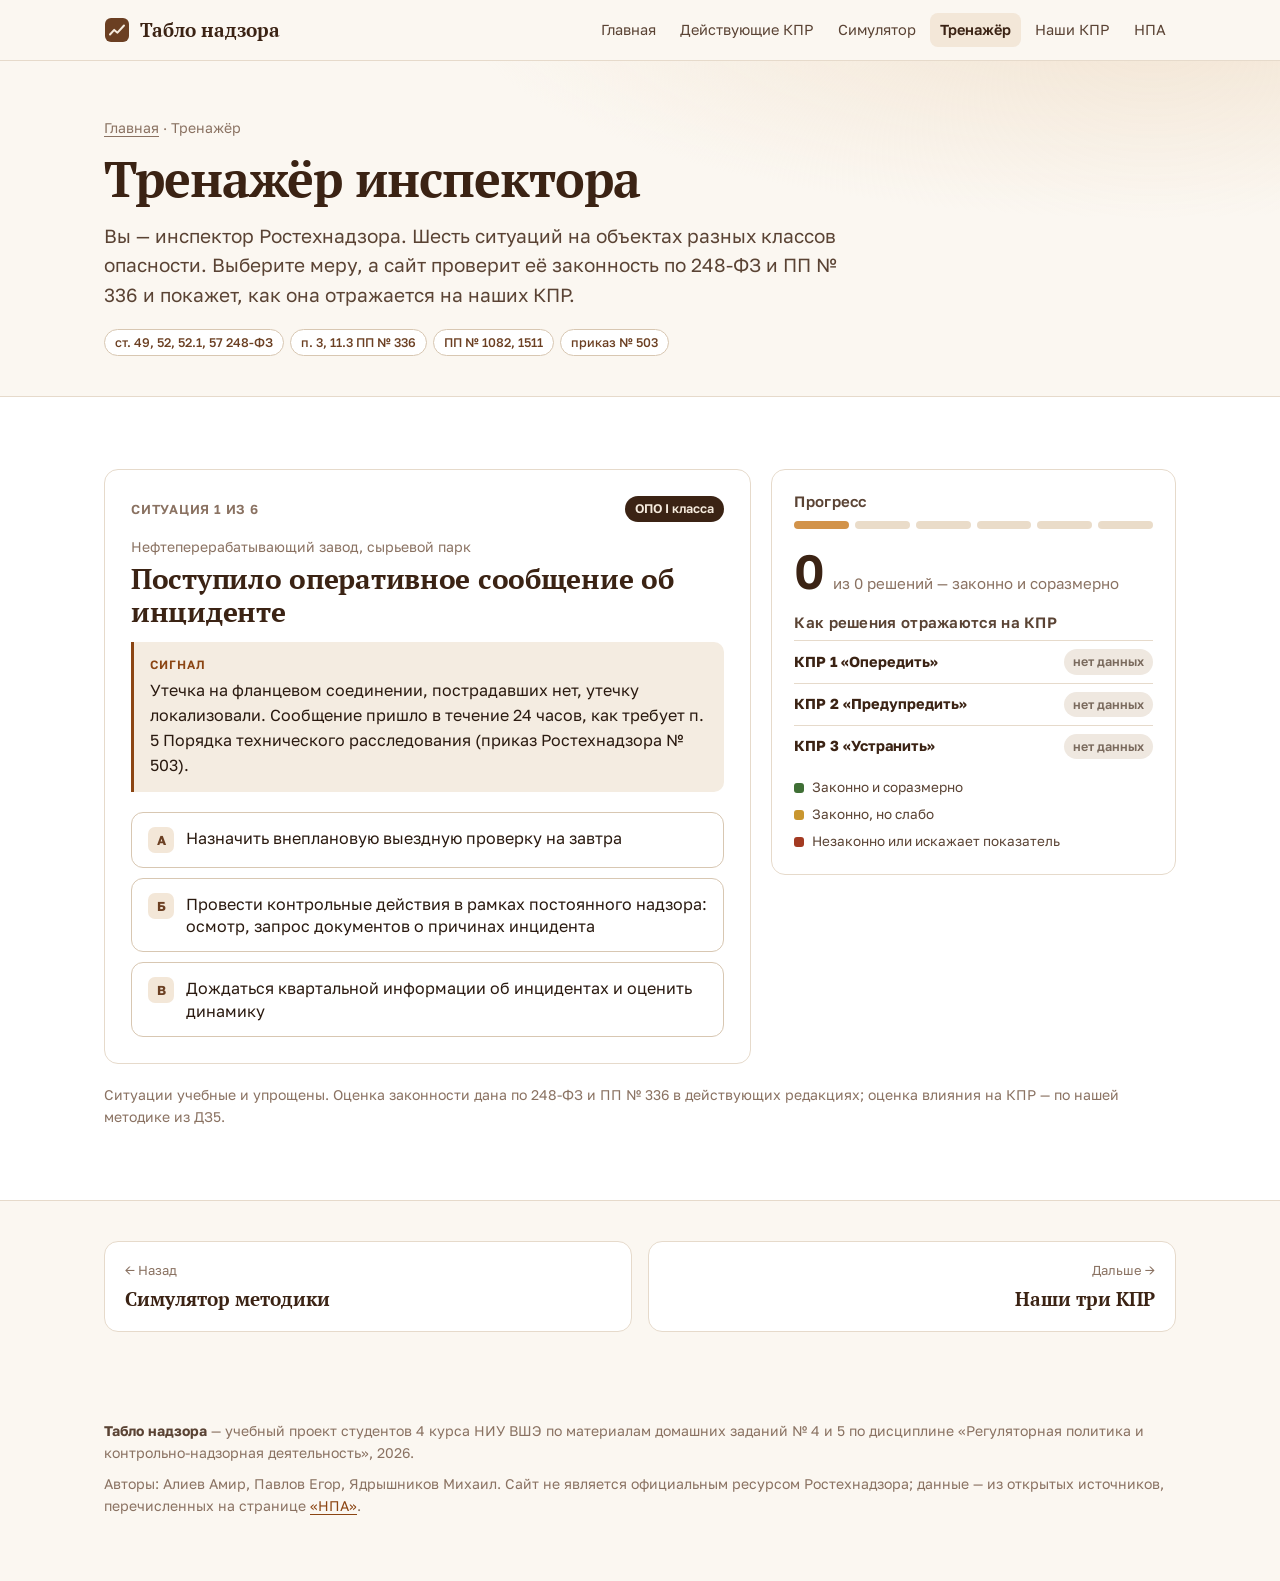
<file: tablo-nadzora/trenazher.html>
<!doctype html>
<html lang="ru">
<head>
<meta charset="utf-8">
<meta name="viewport" content="width=device-width, initial-scale=1">
<title>Тренажёр инспектора — Табло надзора</title>
<meta name="description" content="Интерактивный тренажёр: выберите меру реакции надзора и проверьте её по 248-ФЗ и ПП № 336.">
<meta name="color-scheme" content="light">
<link rel="preconnect" href="https://fonts.googleapis.com">
<link rel="preconnect" href="https://fonts.gstatic.com" crossorigin>
<link href="https://fonts.googleapis.com/css2?family=Golos+Text:wght@400;500;600;700&family=PT+Serif:wght@400;700&display=swap" rel="stylesheet">
<link rel="stylesheet" href="assets/style.css">
</head>
<body>
<header class="top">
  <div class="wrap">
    <a class="brand" href="index.html" aria-label="Табло надзора — на главную">
      <svg width="26" height="26" viewBox="0 0 26 26" aria-hidden="true"><rect x="1" y="1" width="24" height="24" rx="6" fill="#6B3F22"/><path d="M6 17.5l4.2-4.6 3.3 2.8L20 8.5" fill="none" stroke="#F6EBDD" stroke-width="2" stroke-linecap="round" stroke-linejoin="round"/></svg>
      Табло надзора
    </a>
    <nav class="sections" aria-label="Страницы сайта"><a href="index.html">Главная</a><a href="pokazateli.html">Действующие КПР</a><a href="simulyator.html">Симулятор</a><a href="trenazher.html" aria-current="page">Тренажёр</a><a href="predlozheniya.html">Наши КПР</a><a href="npa.html">НПА</a></nav>
  </div>
</header>
<main id="top">
<section class="page-hero">
  <div class="wrap">
    <div class="crumbs"><a href="index.html">Главная</a> · Тренажёр</div>
    <h1>Тренажёр инспектора</h1>
    <p class="lead">Вы — инспектор Ростехнадзора. Шесть ситуаций на объектах разных классов опасности. Выберите меру, а сайт проверит её законность по 248-ФЗ и ПП № 336 и покажет, как она отражается на наших КПР.</p><div class="chips" style="margin-top:20px"><span class="chip ref">ст. 49, 52, 52.1, 57 248-ФЗ</span><span class="chip ref">п. 3, 11.3 ПП № 336</span><span class="chip ref">ПП № 1082, 1511</span><span class="chip ref">приказ № 503</span></div>
  </div>
</section>
<section class="block alt">
  <div class="wrap">
    <div class="trainer">
      <div>
        <article class="scene" id="t-scene" style="scroll-margin-top:90px">
          <div class="meta"><span class="step" id="t-step"></span><span class="cls" id="t-cls"></span></div>
          <div class="crumbs" id="t-obj" style="margin-bottom:6px"></div>
          <h2 id="t-title"></h2>
          <div class="signal"><span class="lbl">Сигнал</span><span id="t-signal"></span></div>
          <div class="opts" id="t-opts" role="group" aria-label="Варианты решения"></div>
          <div class="fb" id="t-fb" aria-live="polite"></div>
        </article>
        <article class="scene final" id="t-final" style="scroll-margin-top:90px"></article>
      </div>
      <aside class="board" aria-label="Счёт">
        <div><h3>Прогресс</h3><div class="dots" id="b-dots" style="margin-top:10px"></div></div>
        <div class="score"><span class="n" id="b-score">0</span><span class="of" id="b-of"></span></div>
        <div><h3>Как решения отражаются на КПР</h3><div class="kstat" id="b-kpr" style="margin-top:8px"></div></div>
        <div class="legend-v">
          <span><i style="background:var(--good)"></i>Законно и соразмерно</span>
          <span><i style="background:#C9962F"></i>Законно, но слабо</span>
          <span><i style="background:var(--bad)"></i>Незаконно или искажает показатель</span>
        </div>
      </aside>
    </div>
    <p style="margin-top:20px;font-size:14px;color:var(--muted)">Ситуации учебные и упрощены. Оценка законности дана по 248-ФЗ и ПП № 336 в действующих редакциях; оценка влияния на КПР — по нашей методике из ДЗ5.</p>
  </div>
</section><div class="wrap"><div class="next-page"><a href="simulyator.html"><small>← Назад</small><b>Симулятор методики</b></a><a class="fwd" href="predlozheniya.html"><small>Дальше →</small><b>Наши три КПР</b></a></div></div>
</main>
<footer>
  <div class="wrap">
    <div><b>Табло надзора</b> — учебный проект студентов 4 курса НИУ ВШЭ по материалам домашних заданий № 4 и 5 по дисциплине «Регуляторная политика и контрольно-надзорная деятельность», 2026.</div>
    <div>Авторы: Алиев Амир, Павлов Егор, Ядрышников Михаил. Сайт не является официальным ресурсом Ростехнадзора; данные — из открытых источников, перечисленных на странице <a href="npa.html">«НПА»</a>.</div>
  </div>
</footer>
<script>(function(){var n=document.querySelector('nav.sections'),a=n&&n.querySelector('[aria-current]');if(a&&n.scrollWidth>n.clientWidth)n.scrollLeft=a.offsetLeft-n.offsetLeft-16;})();</script>
<script src="assets/trainer.js"></script>
</body>
</html>
</file>
<file: tablo-nadzora/assets/style.css>
:root{
  --bg:#FBF7F1; --surface:#FFFFFF; --surface-2:#F4ECE1; --surface-3:#EADCC9;
  --ink:#2A1A10; --ink-2:#5A4334; --muted:#8A7262; --hair:#E6DACB; --hair-2:#D8C7B2;
  --brown-900:#3B2314; --brown-800:#4E2E19; --brown-700:#6B3F22; --brown-600:#8B4513; --brown-400:#D2934A; --brown-100:#F3E7D8;
  --s1:#8B4513; --s2:#D2934A;
  --good:#3F6F35; --good-bg:#E8F0E1; --bad:#A33A22; --bad-bg:#F7E3DC; --zero:#7A6A5D; --zero-bg:#EFE8E0;
  --serif:'PT Serif', Georgia, serif; --sans:'Golos Text', system-ui, -apple-system, 'Segoe UI', Arial, sans-serif;
  --r:14px;
}
*{box-sizing:border-box}
html{scroll-behavior:smooth}
body{margin:0;background:var(--bg);color:var(--ink);font-family:var(--sans);font-size:17px;line-height:1.55;-webkit-font-smoothing:antialiased}
a{color:var(--brown-600);text-underline-offset:3px}
a:hover{color:var(--brown-900)}
.wrap{max-width:1120px;margin:0 auto;padding:0 24px}
h1,h2,h3{font-family:var(--serif);font-weight:700;color:var(--brown-900);margin:0}
h2{font-size:clamp(28px,4vw,38px);line-height:1.15;letter-spacing:-.01em}
h3{font-size:21px;line-height:1.25}
p{margin:0}
.eyebrow{font-size:13px;letter-spacing:.12em;text-transform:uppercase;font-weight:600;color:var(--brown-600)}
.lead{font-size:19px;color:var(--ink-2);max-width:760px}
.chip{display:inline-flex;align-items:center;gap:6px;font-size:12.5px;font-weight:500;color:var(--brown-700);background:var(--brown-100);border:1px solid var(--hair-2);border-radius:999px;padding:3px 10px;white-space:nowrap}
.chip.ref{background:var(--surface);}
.chips{display:flex;flex-wrap:wrap;gap:6px}

/* header */
header.top{position:sticky;top:0;z-index:20;background:rgba(251,247,241,.92);backdrop-filter:saturate(1.2) blur(8px);border-bottom:1px solid var(--hair)}
header.top .wrap{display:flex;align-items:center;gap:24px;height:60px}
.brand{display:flex;align-items:center;gap:10px;font-family:var(--serif);font-weight:700;font-size:19px;color:var(--brown-900);text-decoration:none;white-space:nowrap}
.brand svg{flex:none}
nav.sections{display:flex;gap:4px;overflow-x:auto;scrollbar-width:none;margin-left:auto}
nav.sections::-webkit-scrollbar{display:none}
nav.sections a{font-size:14.5px;color:var(--ink-2);text-decoration:none;padding:6px 10px;border-radius:8px;white-space:nowrap}
nav.sections a:hover{background:var(--surface-2);color:var(--brown-900)}

/* hero */
.hero{padding:72px 0 56px;border-bottom:1px solid var(--hair);background:
  radial-gradient(1200px 400px at 85% -10%, #F1E2CF 0%, rgba(241,226,207,0) 70%), var(--bg)}
.hero h1{font-size:clamp(36px,6vw,62px);line-height:1.05;letter-spacing:-.02em;margin:14px 0 20px;max-width:900px}
.hero .lead{margin-bottom:28px}
.tiles{display:grid;grid-template-columns:repeat(3,1fr);gap:16px;margin-top:40px}
.tile{background:var(--surface);border:1px solid var(--hair);border-radius:var(--r);padding:20px 22px}
.tile .lbl{font-size:14px;color:var(--ink-2)}
.tile .val{font-size:48px;font-weight:600;line-height:1.05;margin:8px 0 6px;color:var(--brown-900)}
.tile .delta{font-size:14px;color:var(--muted)}
.delta .up-bad{color:var(--bad);font-weight:600}
.delta .down-good{color:var(--good);font-weight:600}
.byline{margin-top:28px;font-size:14px;color:var(--muted)}

section.block{padding:72px 0;border-bottom:1px solid var(--hair)}
section.block.alt{background:var(--surface)}
.sec-head{display:grid;gap:12px;margin-bottom:36px;max-width:820px}

/* cards */
.grid3{display:grid;grid-template-columns:repeat(3,1fr);gap:16px}
.grid2{display:grid;grid-template-columns:repeat(2,1fr);gap:16px}
.card{background:var(--surface);border:1px solid var(--hair);border-radius:var(--r);padding:22px}
.alt .card{background:var(--bg)}
.card .num{font-family:var(--serif);font-size:15px;color:var(--brown-600);font-weight:700;margin-bottom:6px}
.card p{color:var(--ink-2);font-size:15.5px;margin-top:8px}
.card .chips{margin-top:14px}

.formula{margin-top:20px;background:var(--brown-900);color:#F6EBDD;border-radius:var(--r);padding:24px 26px;display:grid;grid-template-columns:auto 1fr;gap:28px;align-items:center}
.formula .f{font-family:var(--serif);font-size:clamp(18px,2.4vw,24px);white-space:nowrap}
.formula .f .frac{display:inline-flex;flex-direction:column;align-items:center;vertical-align:middle;margin:0 6px}
.formula .f .frac span:first-child{border-bottom:1.5px solid #E9D5BC;padding:0 6px 2px}
.formula .f .frac span:last-child{padding:2px 6px 0}
.formula .note{font-size:15px;color:#E3CFB6}
.formula .note b{color:#fff}

.quote{margin-top:20px;border-left:3px solid var(--brown-400);padding:6px 0 6px 18px;color:var(--ink-2);font-size:16px}
.quote cite{display:block;font-style:normal;font-size:13.5px;color:var(--muted);margin-top:6px}

/* charts */
.chart-card{background:var(--surface);border:1px solid var(--hair);border-radius:var(--r);padding:20px 20px 12px}
.chart-card h3{font-family:var(--sans);font-size:17px;font-weight:600;color:var(--ink)}
.chart-card .sub{font-size:14px;color:var(--muted);margin-top:2px}
.legend{display:flex;gap:16px;flex-wrap:wrap;font-size:13.5px;color:var(--ink-2);margin:14px 0 4px}
.legend i{display:inline-block;width:18px;height:2px;border-radius:2px;vertical-align:middle;margin-right:6px;position:relative}
.legend i::after{content:"";position:absolute;left:5px;top:-3px;width:8px;height:8px;border-radius:50%;background:inherit}
.chart{position:relative}
.chart svg{display:block;width:100%;height:auto;overflow:visible}
.chart .axis text{font-size:12px;fill:var(--muted);font-variant-numeric:tabular-nums}
.chart .grid line{stroke:var(--hair);stroke-width:1}
.tip{position:absolute;pointer-events:none;background:var(--brown-900);color:#F6EBDD;font-size:13px;line-height:1.45;padding:9px 11px;border-radius:9px;min-width:190px;opacity:0;transform:translate(-50%,-110%);transition:opacity .12s;box-shadow:0 6px 20px rgba(59,35,20,.18);z-index:5}
.tip b{color:#fff}
.tip .row{display:flex;justify-content:space-between;gap:14px}
.tip .k{display:inline-block;width:8px;height:8px;border-radius:50%;margin-right:6px}
.tip .src{color:#D9C2A6;font-size:12px;margin-top:4px}
.toolbar{display:flex;flex-wrap:wrap;gap:12px 20px;align-items:center;margin-bottom:18px}
.toolbar .lab{font-size:14px;color:var(--ink-2);font-weight:500}

details.table{margin-top:16px;background:var(--surface);border:1px solid var(--hair);border-radius:var(--r);padding:0 18px}
details.table summary{cursor:pointer;padding:14px 0;font-size:15px;font-weight:500;color:var(--brown-700)}
table{width:100%;border-collapse:collapse;font-size:14.5px}
th,td{text-align:left;padding:10px 10px;border-top:1px solid var(--hair);vertical-align:top}
th{font-weight:600;color:var(--ink-2);background:var(--surface-2);font-size:13.5px}
td.n{font-variant-numeric:tabular-nums;white-space:nowrap}
.tbl-wrap{overflow-x:auto;margin-bottom:16px}

/* segmented control */
.seg{display:inline-flex;background:var(--surface-2);border:1px solid var(--hair-2);border-radius:11px;padding:3px;gap:2px;flex-wrap:wrap}
.seg button{font:inherit;font-size:14.5px;border:0;background:transparent;color:var(--ink-2);padding:7px 13px;border-radius:8px;cursor:pointer;line-height:1.25;text-align:left}
.seg button:hover{color:var(--brown-900);background:rgba(255,255,255,.6)}
.seg button[aria-pressed="true"]{background:var(--surface);color:var(--brown-900);font-weight:600;box-shadow:0 1px 3px rgba(59,35,20,.14)}
.seg button:focus-visible,.cell:focus-visible{outline:2px solid var(--brown-600);outline-offset:2px}

/* simulator */
.sim{display:grid;grid-template-columns:minmax(0,1fr) minmax(0,1.1fr);gap:20px;align-items:start}
.controls{display:grid;gap:18px}
.ctl .lab{display:block;font-size:13px;letter-spacing:.06em;text-transform:uppercase;color:var(--muted);font-weight:600;margin-bottom:8px}
.ctl .hint{font-size:13.5px;color:var(--muted);margin-top:6px}
.result{background:var(--surface);border:1px solid var(--hair);border-radius:var(--r);padding:24px}
.result .big{font-size:64px;font-weight:600;line-height:1;color:var(--brown-900);letter-spacing:-.02em}
.verdict{display:inline-flex;align-items:center;gap:8px;font-weight:600;font-size:15px;padding:6px 12px;border-radius:999px;margin-top:14px}
.verdict.ok{background:var(--good-bg);color:var(--good)}
.verdict.fail{background:var(--bad-bg);color:var(--bad)}
.verdict.zero{background:var(--zero-bg);color:var(--zero)}
.calc{margin-top:18px;font-size:15px;color:var(--ink-2);border-top:1px solid var(--hair);padding-top:16px;display:grid;gap:6px}
.calc .f{font-family:var(--serif);font-size:18px;color:var(--ink)}
.calc small{color:var(--muted);font-size:13px}
.matrix{margin-top:20px}
.matrix .mh{font-size:14px;color:var(--ink-2);margin-bottom:10px}
.matrix .mh b{color:var(--brown-900)}
.mgrid{display:grid;grid-template-columns:auto repeat(3,1fr);gap:6px;font-size:13px}
.mgrid .hd{color:var(--muted);font-size:12px;padding:4px 2px;align-self:end;line-height:1.25}
.cell{border:1px solid var(--hair);border-radius:10px;padding:8px 10px;background:var(--surface);cursor:pointer;font:inherit;font-size:13px;text-align:left;display:flex;align-items:center;gap:6px;font-variant-numeric:tabular-nums;color:var(--ink)}
.cell.ok{background:var(--good-bg);border-color:#CFE0C4}
.cell.fail{background:var(--bad-bg);border-color:#EBC8BC}
.cell.zero{background:var(--zero-bg)}
.cell.sel{outline:2px solid var(--brown-700);outline-offset:1px}
.cell .ic{font-weight:700}
.cell.ok .ic{color:var(--good)} .cell.fail .ic{color:var(--bad)} .cell.zero .ic{color:var(--zero)}
.callout{margin-top:20px;background:var(--brown-100);border:1px solid var(--hair-2);border-radius:var(--r);padding:16px 18px;font-size:15px;color:var(--ink-2)}
.callout b{color:var(--brown-900)}

/* blind spots */
.spot .big{font-size:44px;font-weight:600;line-height:1.05;color:var(--brown-900);margin:6px 0 4px}
.stack{display:flex;height:14px;gap:2px;margin:14px 0 8px}
.stack span{display:block;height:100%}
.stack span:first-child{border-radius:4px 0 0 4px}
.stack span:last-child{border-radius:0 4px 4px 0}
.stack-l{display:flex;justify-content:space-between;font-size:13px;color:var(--ink-2);gap:10px}
.stack-l i{display:inline-block;width:9px;height:9px;border-radius:2px;margin-right:6px;vertical-align:0}

/* assessment table */
.assess td:first-child{font-weight:600;color:var(--brown-900);white-space:nowrap}
.mark{display:inline-flex;align-items:center;gap:6px;font-weight:600;font-size:13.5px;padding:3px 9px;border-radius:999px;white-space:nowrap}
.mark.ok{background:var(--good-bg);color:var(--good)}
.mark.mid{background:#F6ECD9;color:#8A5A12}
.mark.fail{background:var(--bad-bg);color:var(--bad)}

/* proposals */
.chain{display:grid;grid-template-columns:repeat(3,1fr);gap:16px;position:relative}
.kpr{background:var(--surface);border:1px solid var(--hair);border-radius:var(--r);overflow:hidden;display:flex;flex-direction:column}
.kpr .hd{background:var(--brown-800);color:#F6EBDD;padding:18px 20px}
.kpr:nth-child(2) .hd{background:var(--brown-700)}
.kpr:nth-child(3) .hd{background:var(--brown-600)}
.kpr .hd .n{font-size:13px;letter-spacing:.1em;text-transform:uppercase;color:#E6CFB2;font-weight:600}
.kpr .hd h3{color:#fff;font-size:24px;margin-top:4px}
.kpr .hd .who{font-size:13px;color:#E6CFB2;margin-top:6px}
.kpr .bd{padding:18px 20px;display:grid;gap:14px;font-size:15px;color:var(--ink-2)}
.kpr dt{font-size:12px;letter-spacing:.08em;text-transform:uppercase;color:var(--muted);font-weight:600;margin-bottom:3px}
.kpr dd{margin:0}
.kpr dd.def{color:var(--ink);font-weight:500}
.kpr .target{font-family:var(--serif);font-size:20px;color:var(--brown-900);font-weight:700}
.basis{margin-top:16px;background:var(--surface);border:1px dashed var(--hair-2);border-radius:var(--r);padding:16px 20px;font-size:15px;color:var(--ink-2)}
.basis b{color:var(--brown-900)}
.recs{margin-top:28px}
.recs li{margin:8px 0;color:var(--ink-2)}
.recs li b{color:var(--brown-900)}

/* law */
.law-list{display:grid;gap:10px}
.law{display:grid;grid-template-columns:200px 1fr;gap:20px;background:var(--surface);border:1px solid var(--hair);border-radius:12px;padding:16px 20px}
.alt .law{background:var(--bg)}
.law .ttl{font-weight:600;color:var(--brown-900)}
.law .ttl small{display:block;font-weight:400;color:var(--muted);font-size:13px;margin-top:2px}
.law .txt{font-size:15px;color:var(--ink-2)}
.law .txt a{font-size:14px}

footer{padding:48px 0 64px;font-size:14px;color:var(--muted)}
footer .wrap{display:grid;gap:10px}
footer b{color:var(--ink-2)}

@media (max-width:900px){
  .tiles,.grid3,.chain{grid-template-columns:1fr}
  .grid2,.sim{grid-template-columns:1fr}
  .formula{grid-template-columns:1fr;gap:14px}
  .law{grid-template-columns:1fr;gap:6px}
  nav.sections{display:none}
}
@media (max-width:560px){
  .wrap{padding:0 16px}
  body{font-size:16px}
  .hero{padding:44px 0 40px}
  section.block{padding:52px 0}
  .tile .val{font-size:40px}
  .result .big{font-size:52px}
  .formula .f{white-space:normal}
  .mgrid{grid-template-columns:repeat(3,1fr)}
  .mgrid .hd.rowh{grid-column:1/-1;padding-top:8px}
  .mgrid .hd.corner{display:none}
  .seg{display:flex}
  .seg button{flex:1 1 auto}
}
@media (prefers-reduced-motion:reduce){html{scroll-behavior:auto}.tip{transition:none}}

/* ---------- multi-page additions ---------- */
nav.sections a[aria-current="page"]{background:var(--brown-100);color:var(--brown-900);font-weight:600}
.page-hero{padding:56px 0 40px;border-bottom:1px solid var(--hair);background:radial-gradient(1000px 320px at 90% -20%, #F1E2CF 0%, rgba(241,226,207,0) 70%), var(--bg)}
.page-hero h1{font-size:clamp(32px,5vw,50px);line-height:1.08;letter-spacing:-.02em;margin:12px 0 16px;max-width:860px}
.crumbs{font-size:14px;color:var(--muted)}
.crumbs a{color:var(--muted)}
.next-page{display:flex;justify-content:space-between;gap:16px;flex-wrap:wrap;padding:40px 0}
.next-page a{display:block;flex:1 1 280px;background:var(--surface);border:1px solid var(--hair);border-radius:var(--r);padding:18px 20px;text-decoration:none;color:var(--ink)}
.next-page a:hover{border-color:var(--brown-400)}
.next-page small{display:block;color:var(--muted);font-size:13px;margin-bottom:4px}
.next-page b{font-family:var(--serif);font-size:19px;color:var(--brown-900)}
.next-page a.fwd{text-align:right}

/* index: page cards */
.pages{display:grid;grid-template-columns:repeat(3,1fr);gap:16px}
.pcard{display:flex;flex-direction:column;gap:10px;background:var(--surface);border:1px solid var(--hair);border-radius:var(--r);padding:22px;text-decoration:none;color:var(--ink);transition:border-color .15s, transform .15s}
.pcard:hover{border-color:var(--brown-400);transform:translateY(-2px)}
.pcard .ic{width:40px;height:40px;border-radius:10px;background:var(--brown-100);display:grid;place-items:center;color:var(--brown-700)}
.pcard h3{font-size:21px}
.pcard p{color:var(--ink-2);font-size:15.5px}
.pcard .go{margin-top:auto;font-size:14.5px;font-weight:600;color:var(--brown-600)}
.pcard.feature{background:var(--brown-900);border-color:var(--brown-900)}
.pcard.feature h3{color:#fff}
.pcard.feature p{color:#E3CFB6}
.pcard.feature .ic{background:#5A3620;color:#F6EBDD}
.pcard.feature .go{color:#F1C99B}
.tag{display:inline-block;font-size:11.5px;font-weight:600;letter-spacing:.06em;text-transform:uppercase;color:var(--brown-600);background:var(--brown-100);border-radius:6px;padding:2px 7px;align-self:flex-start}
.pcard.feature .tag{background:#5A3620;color:#F1C99B}
.takeaways{display:grid;grid-template-columns:repeat(3,1fr);gap:16px;counter-reset:t}
.takeaways div{border-top:2px solid var(--brown-600);padding-top:14px;color:var(--ink-2);font-size:16px}
.takeaways div::before{counter-increment:t;content:"0" counter(t);display:block;font-family:var(--serif);font-weight:700;font-size:28px;color:var(--brown-600);margin-bottom:6px}
.takeaways b{color:var(--brown-900)}

/* trainer */
.trainer{display:grid;grid-template-columns:minmax(0,1.6fr) minmax(0,1fr);gap:20px;align-items:start}
.scene{background:var(--surface);border:1px solid var(--hair);border-radius:var(--r);padding:26px}
.scene .meta{display:flex;flex-wrap:wrap;gap:8px;align-items:center;margin-bottom:14px}
.scene .step{font-size:13px;color:var(--muted);font-weight:600;letter-spacing:.06em;text-transform:uppercase;margin-right:auto}
.cls{font-size:12.5px;font-weight:600;border-radius:999px;padding:3px 10px;background:var(--brown-900);color:#F6EBDD}
.scene h2{font-size:clamp(22px,3vw,28px)}
.signal{margin-top:14px;background:var(--surface-2);border-left:3px solid var(--brown-600);border-radius:0 10px 10px 0;padding:14px 16px;color:var(--ink);font-size:16px}
.signal .lbl{display:block;font-size:12px;letter-spacing:.08em;text-transform:uppercase;color:var(--brown-600);font-weight:600;margin-bottom:4px}
.opts{display:grid;gap:10px;margin-top:20px}
.opt{font:inherit;font-size:16px;text-align:left;background:var(--surface);border:1.5px solid var(--hair-2);border-radius:12px;padding:14px 16px;cursor:pointer;color:var(--ink);display:flex;gap:12px;align-items:flex-start;line-height:1.4}
.opt:hover:not([disabled]){border-color:var(--brown-600);background:#FFFCF8}
.opt .k{flex:none;width:26px;height:26px;border-radius:7px;background:var(--brown-100);color:var(--brown-700);display:grid;place-items:center;font-weight:700;font-size:13px}
.opt[disabled]{cursor:default;opacity:.55}
.opt.chosen{opacity:1;border-width:2px}
.opt.chosen.ok{border-color:var(--good);background:var(--good-bg)}
.opt.chosen.weak{border-color:#B07A1E;background:#F6ECD9}
.opt.chosen.bad{border-color:var(--bad);background:var(--bad-bg)}
.opt:focus-visible{outline:2px solid var(--brown-600);outline-offset:2px}
.fb{margin-top:18px;border-radius:12px;padding:18px;border:1px solid var(--hair);background:var(--bg);display:none}
.fb.show{display:block}
.fb .v{display:inline-flex;align-items:center;gap:8px;font-weight:700;font-size:15px;padding:5px 12px;border-radius:999px}
.fb .v.ok{background:var(--good-bg);color:var(--good)}
.fb .v.weak{background:#F6ECD9;color:#8A5A12}
.fb .v.bad{background:var(--bad-bg);color:var(--bad)}
.fb p{margin-top:10px;color:var(--ink-2);font-size:15.5px}
.fb .eff{margin-top:12px;font-size:14.5px;color:var(--ink);background:var(--surface);border:1px solid var(--hair);border-radius:10px;padding:10px 12px}
.fb .eff b{color:var(--brown-900)}
.fb .refs{margin-top:10px}
.btn{font:inherit;font-weight:600;font-size:15.5px;border:0;border-radius:10px;padding:11px 18px;background:var(--brown-700);color:#fff;cursor:pointer}
.btn:hover{background:var(--brown-900)}
.btn.ghost{background:transparent;color:var(--brown-700);border:1.5px solid var(--hair-2)}
.btn.ghost:hover{border-color:var(--brown-600);background:var(--surface)}
.fb .actions{margin-top:16px;display:flex;justify-content:flex-end}
.board{position:sticky;top:80px;background:var(--surface);border:1px solid var(--hair);border-radius:var(--r);padding:22px;display:grid;gap:18px}
.board h3{font-family:var(--sans);font-size:15px;font-weight:600;color:var(--ink-2);letter-spacing:.02em}
.dots{display:flex;gap:6px}
.dots span{flex:1;height:8px;border-radius:4px;background:var(--surface-3)}
.dots span.ok{background:var(--good)} .dots span.weak{background:#C9962F} .dots span.bad{background:var(--bad)} .dots span.cur{background:var(--brown-400)}
.score{display:flex;align-items:baseline;gap:8px}
.score .n{font-size:48px;font-weight:600;line-height:1;color:var(--brown-900)}
.score .of{color:var(--muted);font-size:15px}
.kstat{display:grid;gap:8px}
.kstat .row{display:flex;justify-content:space-between;align-items:center;gap:10px;font-size:14.5px;color:var(--ink-2);border-top:1px solid var(--hair);padding-top:8px}
.kstat .row b{color:var(--brown-900)}
.pill{font-size:12.5px;font-weight:600;border-radius:999px;padding:3px 9px;white-space:nowrap;background:var(--zero-bg);color:var(--zero)}
.pill.ok{background:var(--good-bg);color:var(--good)} .pill.bad{background:var(--bad-bg);color:var(--bad)} .pill.weak{background:#F6ECD9;color:#8A5A12}
.legend-v{display:grid;gap:6px;font-size:13.5px;color:var(--ink-2)}
.legend-v span{display:flex;gap:8px;align-items:center}
.legend-v i{width:10px;height:10px;border-radius:3px;flex:none}
.final{display:none}
.final.show{display:block}
.final ol{padding-left:20px;margin:14px 0 0}
.final li{margin:10px 0;color:var(--ink-2);font-size:15.5px}
.final li b{color:var(--brown-900)}

/* quiz */
.quiz{display:grid;grid-template-columns:repeat(2,1fr);gap:14px}
.q{background:var(--surface);border:1px solid var(--hair);border-radius:var(--r);padding:18px 18px 16px;display:flex;flex-direction:column;gap:12px}
.q .t{font-weight:600;color:var(--ink);font-size:16.5px;line-height:1.35}
.q .bs{display:flex;gap:8px;flex-wrap:wrap}
.q .bs button{font:inherit;font-size:14px;font-weight:500;border:1.5px solid var(--hair-2);background:var(--bg);color:var(--ink-2);border-radius:9px;padding:7px 12px;cursor:pointer}
.q .bs button:hover:not([disabled]){border-color:var(--brown-600);color:var(--brown-900)}
.q .bs button[disabled]{cursor:default}
.q .bs button.right{border-color:var(--good);background:var(--good-bg);color:var(--good);font-weight:600}
.q .bs button.wrong{border-color:var(--bad);background:var(--bad-bg);color:var(--bad);font-weight:600}
.q .ex{display:none;font-size:14.5px;color:var(--ink-2);border-top:1px solid var(--hair);padding-top:10px}
.q.done .ex{display:block}
.qscore{margin-top:18px;font-size:16px;color:var(--ink-2)}
.qscore b{color:var(--brown-900)}

@media (max-width:900px){
  header.top .wrap{flex-wrap:wrap;height:auto;padding-top:10px;padding-bottom:6px;gap:6px}
  nav.sections{display:flex;margin-left:0;width:100%;padding-bottom:4px}
  .pages,.takeaways,.trainer,.quiz{grid-template-columns:1fr}
  .board{position:static}
}
</file>
